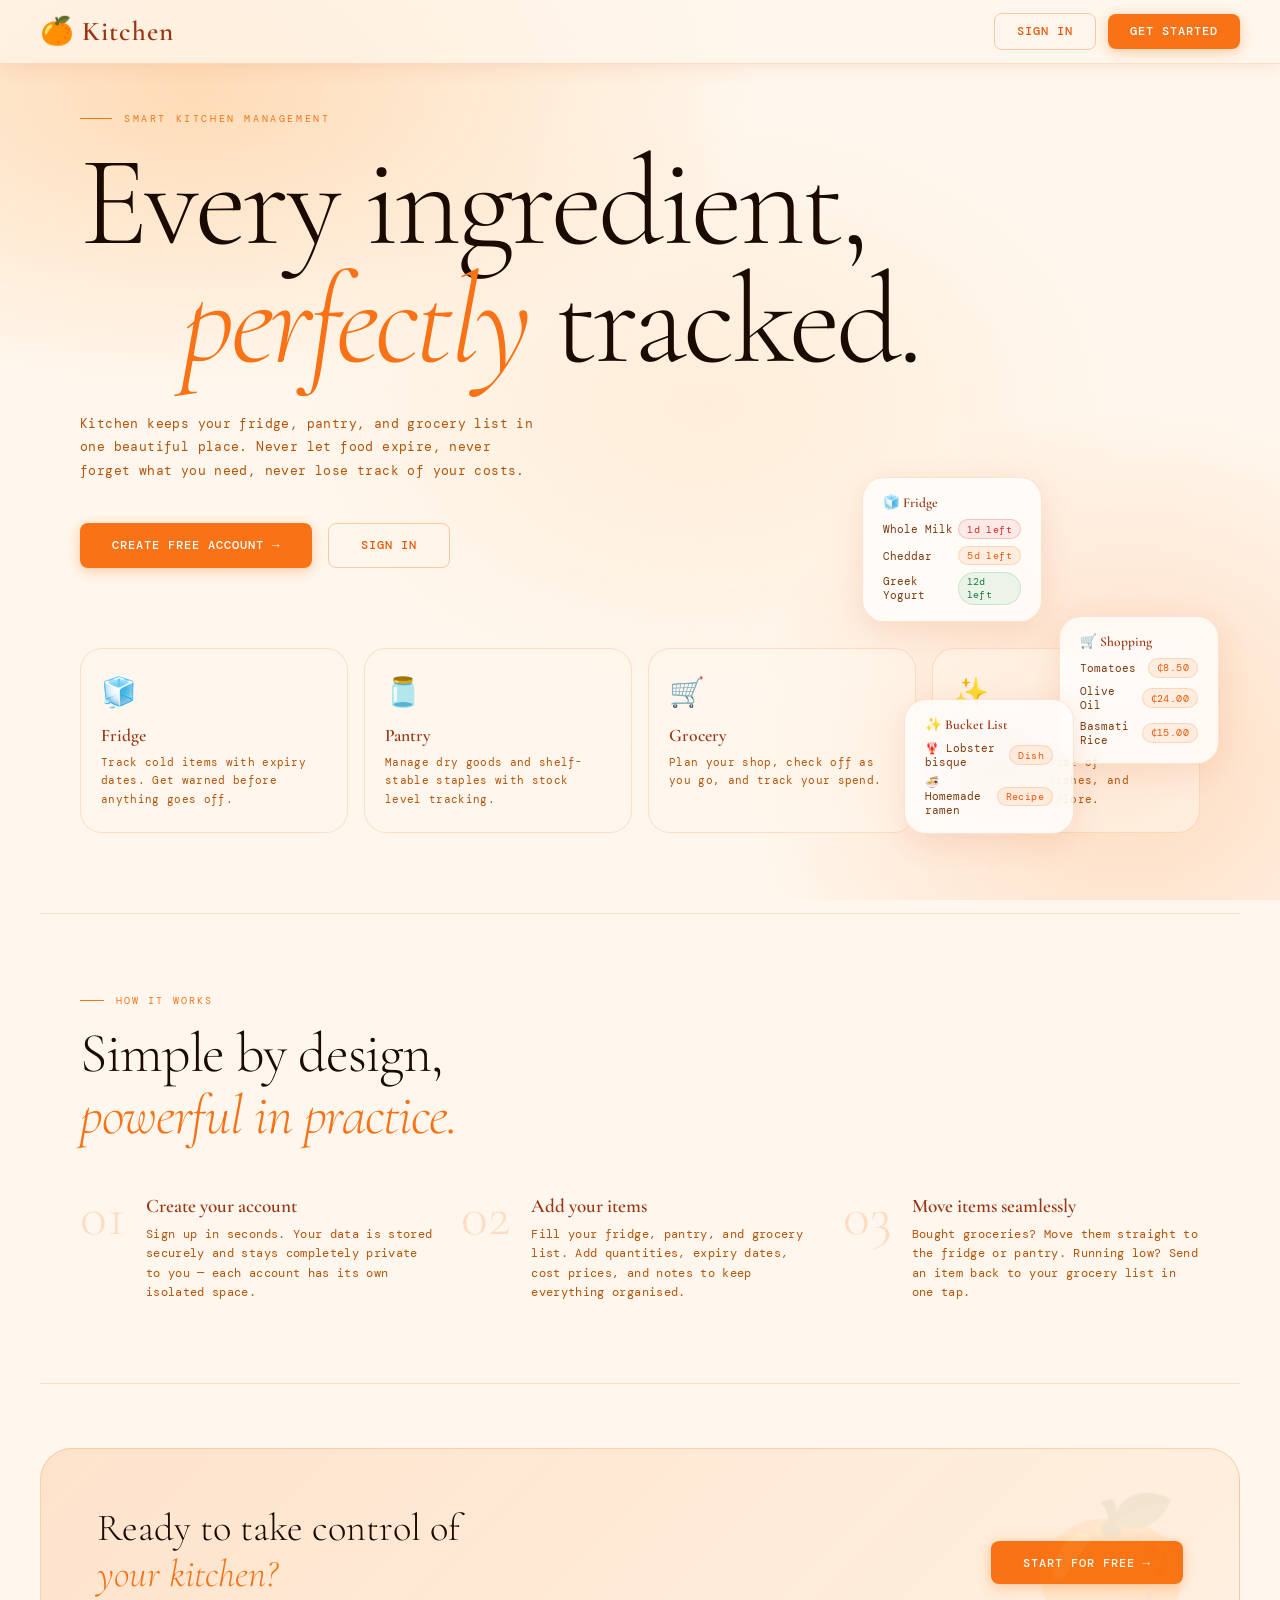
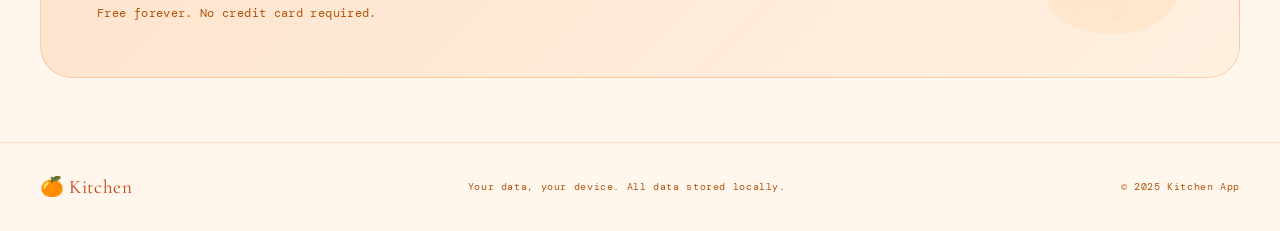
<file: index.html>
<!DOCTYPE html>
<html lang="en">
<head>
  <meta charset="UTF-8">
  <meta name="viewport" content="width=device-width, initial-scale=1.0">
  <title>Kitchen — Your Smart Kitchen Companion</title>
  <link rel="preconnect" href="https://fonts.googleapis.com">
  <link href="https://fonts.googleapis.com/css2?family=Cormorant+Garamond:ital,wght@0,300;0,400;0,600;1,300;1,400&family=DM+Mono:wght@300;400;500&display=swap" rel="stylesheet">
  <style>
    :root {
      --orange-50:  #fff7ed;
      --orange-100: #ffedd5;
      --orange-200: #fed7aa;
      --orange-300: #fdba74;
      --orange-400: #fb923c;
      --orange-500: #f97316;
      --orange-600: #ea580c;
      --orange-700: #c2410c;
      --orange-800: #9a3412;
      --orange-900: #1a0a00;
      --accent:      #f97316;
      --accent-dark: #ea580c;
      --text-primary:   #1a0a00;
      --text-secondary: #7c3a10;
      --text-muted:     #b45309;
      --glass-bg:     rgba(255,247,237,0.5);
      --glass-border: rgba(249,115,22,0.18);
      --glass-shadow: rgba(194,65,12,0.12);
      --blur: blur(18px);
      --transition: 0.22s cubic-bezier(0.4,0,0.2,1);
      --radius-sm: 8px;
      --radius-md: 14px;
      --radius-lg: 22px;
      --radius-xl: 32px;
    }

    *, *::before, *::after { box-sizing: border-box; margin: 0; padding: 0; }

    html { scroll-behavior: smooth; }

    body {
      font-family: 'DM Mono', monospace;
      background: var(--orange-50);
      color: var(--text-primary);
      min-height: 100vh;
      overflow-x: hidden;
    }

    /* ── Ambient background ── */
    body::before {
      content: '';
      position: fixed; inset: 0;
      background:
        radial-gradient(ellipse 80% 60% at 15% 10%, rgba(253,186,116,0.45) 0%, transparent 55%),
        radial-gradient(ellipse 60% 80% at 88% 85%, rgba(249,115,22,0.2) 0%, transparent 50%),
        radial-gradient(ellipse 50% 50% at 55% 45%, rgba(254,215,170,0.3) 0%, transparent 65%);
      pointer-events: none; z-index: 0;
    }

    body::after {
      content: '';
      position: fixed; inset: 0;
      background-image: url("data:image/svg+xml,%3Csvg xmlns='http://www.w3.org/2000/svg' width='60' height='60'%3E%3Ccircle cx='30' cy='30' r='0.8' fill='rgba(249,115,22,0.07)'/%3E%3C/svg%3E");
      pointer-events: none; z-index: 0;
    }

    /* ── Nav ── */
    nav {
      position: fixed; top: 0; left: 0; right: 0; z-index: 100;
      height: 64px;
      display: flex; align-items: center; justify-content: space-between;
      padding: 0 2.5rem;
      background: rgba(255,247,237,0.7);
      backdrop-filter: var(--blur);
      border-bottom: 1px solid var(--glass-border);
      box-shadow: 0 2px 20px var(--glass-shadow);
    }

    .nav-brand {
      font-family: 'Cormorant Garamond', serif;
      font-size: 1.7rem; font-weight: 600;
      color: var(--orange-800);
      text-decoration: none;
      display: flex; align-items: center; gap: 0.5rem;
      letter-spacing: 0.04em;
    }

    .nav-actions { display: flex; gap: 0.75rem; align-items: center; }

    /* ── Buttons ── */
    .btn {
      display: inline-flex; align-items: center; justify-content: center; gap: 0.4rem;
      padding: 0.6rem 1.4rem;
      border-radius: var(--radius-sm);
      font-family: 'DM Mono', monospace;
      font-size: 0.72rem; font-weight: 500;
      letter-spacing: 0.08em; text-transform: uppercase;
      cursor: pointer; border: none;
      transition: var(--transition);
      text-decoration: none;
    }
    .btn-primary {
      background: var(--accent); color: white;
      box-shadow: 0 3px 14px rgba(249,115,22,0.35);
    }
    .btn-primary:hover {
      background: var(--accent-dark); transform: translateY(-1px);
      box-shadow: 0 6px 20px rgba(249,115,22,0.45);
    }
    .btn-outline {
      background: transparent; color: var(--accent-dark);
      border: 1px solid rgba(249,115,22,0.35);
    }
    .btn-outline:hover {
      background: rgba(249,115,22,0.08); border-color: var(--accent);
    }
    .btn-lg {
      padding: 0.85rem 2rem; font-size: 0.78rem;
    }

    /* ── Hero ── */
    .hero {
      position: relative; z-index: 1;
      min-height: 100vh;
      display: flex; flex-direction: column; justify-content: center;
      padding: 7rem 2.5rem 5rem;
      max-width: 1200px; margin: 0 auto;
    }

    .hero-eyebrow {
      font-size: 0.65rem; letter-spacing: 0.25em; text-transform: uppercase;
      color: var(--accent); margin-bottom: 1.2rem;
      animation: fadeUp 0.5s 0.1s ease both;
      display: flex; align-items: center; gap: 0.75rem;
    }
    .hero-eyebrow::before {
      content: '';
      display: block; width: 32px; height: 1px;
      background: var(--accent);
    }

    .hero-title {
      font-family: 'Cormorant Garamond', serif;
      font-size: clamp(3.5rem, 10vw, 8rem);
      font-weight: 300;
      line-height: 0.92;
      color: var(--orange-900);
      letter-spacing: -0.03em;
      margin-bottom: 2rem;
      animation: fadeUp 0.6s 0.2s ease both;
    }
    .hero-title em {
      font-style: italic;
      color: var(--accent);
    }
    .hero-title .line-indent {
      padding-left: clamp(2rem, 8vw, 7rem);
      display: block;
    }

    .hero-desc {
      font-size: 0.82rem; color: var(--text-muted);
      max-width: 460px; line-height: 1.8;
      letter-spacing: 0.03em; margin-bottom: 2.5rem;
      animation: fadeUp 0.6s 0.3s ease both;
    }

    .hero-cta {
      display: flex; gap: 1rem; flex-wrap: wrap;
      animation: fadeUp 0.6s 0.4s ease both;
      margin-bottom: 5rem;
    }

    /* ── Feature strip ── */
    .features-row {
      display: grid;
      grid-template-columns: repeat(4, 1fr);
      gap: 1rem;
      animation: fadeUp 0.6s 0.5s ease both;
    }

    .feature-card {
      background: var(--glass-bg);
      backdrop-filter: var(--blur);
      border: 1px solid var(--glass-border);
      border-radius: var(--radius-lg);
      padding: 1.5rem 1.25rem;
      transition: var(--transition);
      position: relative;
      overflow: hidden;
    }
    .feature-card::before {
      content: '';
      position: absolute; top: 0; left: 0; right: 0; height: 2px;
      background: linear-gradient(90deg, var(--accent), transparent);
      opacity: 0; transition: var(--transition);
    }
    .feature-card:hover {
      transform: translateY(-3px);
      background: rgba(255,255,255,0.75);
      box-shadow: 0 10px 40px var(--glass-shadow);
      border-color: rgba(249,115,22,0.3);
    }
    .feature-card:hover::before { opacity: 1; }
    .feature-icon {
      font-size: 1.8rem; margin-bottom: 0.9rem; display: block;
    }
    .feature-name {
      font-family: 'Cormorant Garamond', serif;
      font-size: 1.1rem; font-weight: 600;
      color: var(--orange-800); margin-bottom: 0.4rem;
    }
    .feature-desc {
      font-size: 0.68rem; color: var(--text-muted);
      line-height: 1.7; letter-spacing: 0.03em;
    }

    /* ── Section ── */
    .section {
      position: relative; z-index: 1;
      max-width: 1200px; margin: 0 auto;
      padding: 5rem 2.5rem;
    }

    .section-label {
      font-size: 0.65rem; letter-spacing: 0.2em; text-transform: uppercase;
      color: var(--accent); margin-bottom: 1rem;
      display: flex; align-items: center; gap: 0.75rem;
    }
    .section-label::before {
      content: ''; display: block; width: 24px; height: 1px; background: var(--accent);
    }

    .section-title {
      font-family: 'Cormorant Garamond', serif;
      font-size: clamp(2rem, 5vw, 3.5rem);
      font-weight: 300; color: var(--orange-900);
      letter-spacing: -0.02em; line-height: 1.1;
      margin-bottom: 1.5rem;
    }
    .section-title em { font-style: italic; color: var(--accent); }

    /* ── How it works ── */
    .steps-grid {
      display: grid; grid-template-columns: repeat(3, 1fr);
      gap: 1.5rem; margin-top: 3rem;
    }
    .step {
      display: flex; gap: 1.25rem; align-items: flex-start;
    }
    .step-num {
      font-family: 'Cormorant Garamond', serif;
      font-size: 3.5rem; font-weight: 300;
      color: rgba(249,115,22,0.2); line-height: 1;
      flex-shrink: 0; margin-top: -0.4rem;
    }
    .step-body {}
    .step-title {
      font-family: 'Cormorant Garamond', serif;
      font-size: 1.2rem; font-weight: 600;
      color: var(--orange-800); margin-bottom: 0.4rem;
    }
    .step-desc {
      font-size: 0.72rem; color: var(--text-muted);
      line-height: 1.7; letter-spacing: 0.03em;
    }

    /* ── CTA Banner ── */
    .cta-banner {
      position: relative; z-index: 1;
      margin: 0 2.5rem 5rem;
      max-width: 1200px; margin-left: auto; margin-right: auto;
      background: linear-gradient(135deg, rgba(249,115,22,0.15) 0%, rgba(253,186,116,0.1) 100%);
      border: 1px solid rgba(249,115,22,0.25);
      border-radius: var(--radius-xl);
      padding: 3.5rem;
      display: flex; align-items: center; justify-content: space-between;
      gap: 2rem; flex-wrap: wrap;
      overflow: hidden;
    }
    .cta-banner::before {
      content: '🍊';
      position: absolute; right: 3rem; top: 50%;
      transform: translateY(-50%);
      font-size: 8rem; opacity: 0.08; pointer-events: none;
    }
    .cta-text h2 {
      font-family: 'Cormorant Garamond', serif;
      font-size: clamp(1.6rem, 3vw, 2.5rem);
      font-weight: 300; color: var(--orange-900);
      margin-bottom: 0.5rem;
    }
    .cta-text h2 em { font-style: italic; color: var(--accent); }
    .cta-text p {
      font-size: 0.75rem; color: var(--text-muted);
      letter-spacing: 0.03em;
    }

    /* ── Footer ── */
    footer {
      position: relative; z-index: 1;
      border-top: 1px solid var(--glass-border);
      padding: 2rem 2.5rem;
      display: flex; align-items: center; justify-content: space-between;
      flex-wrap: wrap; gap: 1rem;
      font-size: 0.65rem; color: var(--text-muted);
      letter-spacing: 0.06em;
    }
    .footer-brand {
      font-family: 'Cormorant Garamond', serif;
      font-size: 1.2rem; color: var(--orange-700);
    }

    /* ── Decorative floating items ── */
    .float-items {
      position: absolute; right: 0; top: 50%;
      transform: translateY(-50%);
      width: 420px; height: 420px;
      pointer-events: none;
      animation: fadeUp 0.8s 0.6s ease both;
    }

    .float-card {
      position: absolute;
      background: rgba(255,255,255,0.75);
      backdrop-filter: var(--blur);
      border: 1px solid var(--glass-border);
      border-radius: var(--radius-lg);
      padding: 1rem 1.25rem;
      box-shadow: 0 8px 32px var(--glass-shadow);
      font-size: 0.72rem;
    }
    .float-card-1 {
      top: 5%; left: 10%; width: 180px;
      animation: float1 6s ease-in-out infinite;
    }
    .float-card-2 {
      top: 38%; right: 5%; width: 160px;
      animation: float2 7s ease-in-out infinite;
    }
    .float-card-3 {
      bottom: 10%; left: 20%; width: 170px;
      animation: float3 5.5s ease-in-out infinite;
    }
    .float-card-title {
      font-family: 'Cormorant Garamond', serif;
      font-size: 0.85rem; font-weight: 600;
      color: var(--orange-800); margin-bottom: 0.5rem;
    }
    .float-tag {
      display: inline-flex; align-items: center;
      padding: 0.15rem 0.5rem;
      background: rgba(249,115,22,0.1);
      border: 1px solid rgba(249,115,22,0.2);
      border-radius: 100px;
      font-size: 0.6rem; color: var(--accent-dark);
      letter-spacing: 0.04em;
    }
    .float-tag.green {
      background: rgba(22,163,74,0.08);
      border-color: rgba(22,163,74,0.18);
      color: #15803d;
    }
    .float-tag.red {
      background: rgba(220,38,38,0.08);
      border-color: rgba(220,38,38,0.2);
      color: #dc2626;
    }
    .float-items-inner {
      font-size: 0.7rem; color: var(--text-secondary);
      display: flex; flex-direction: column; gap: 0.4rem;
      margin-top: 0.5rem;
    }
    .float-item-row {
      display: flex; justify-content: space-between; align-items: center;
    }

    @keyframes float1 {
      0%, 100% { transform: translateY(0px) rotate(-1deg); }
      50%       { transform: translateY(-12px) rotate(1deg); }
    }
    @keyframes float2 {
      0%, 100% { transform: translateY(0px) rotate(1deg); }
      50%       { transform: translateY(-16px) rotate(-1deg); }
    }
    @keyframes float3 {
      0%, 100% { transform: translateY(0px) rotate(0.5deg); }
      50%       { transform: translateY(-10px) rotate(-0.5deg); }
    }
    @keyframes fadeUp {
      from { opacity: 0; transform: translateY(16px); }
      to   { opacity: 1; transform: translateY(0); }
    }

    /* divider */
    .divider {
      position: relative; z-index: 1;
      height: 1px; background: var(--glass-border);
      max-width: 1200px; margin: 0 auto;
    }

    @media (max-width: 900px) {
      .features-row { grid-template-columns: repeat(2, 1fr); }
      .steps-grid { grid-template-columns: 1fr; gap: 2rem; }
      .float-items { display: none; }
      .hero { padding-top: 6rem; }
    }
    @media (max-width: 600px) {
      .features-row { grid-template-columns: 1fr 1fr; }
      nav { padding: 0 1.2rem; }
      .hero { padding: 5rem 1.2rem 3rem; }
      .section { padding: 3rem 1.2rem; }
      .cta-banner { padding: 2rem 1.5rem; margin: 0 1.2rem 3rem; }
    }
  </style>
</head>
<body>

<nav>
  <a href="index.html" class="nav-brand">🍊 Kitchen</a>
  <div class="nav-actions">
    <a href="auth.html?mode=login" class="btn btn-outline">Sign In</a>
    <a href="auth.html?mode=signup" class="btn btn-primary">Get Started</a>
  </div>
</nav>

<section class="hero">
  <p class="hero-eyebrow">Smart kitchen management</p>
  <h1 class="hero-title">
    Every ingredient,<br>
    <span class="line-indent"><em>perfectly</em> tracked.</span>
  </h1>
  <p class="hero-desc">
    Kitchen keeps your fridge, pantry, and grocery list in one beautiful place.
    Never let food expire, never forget what you need, never lose track of your costs.
  </p>
  <div class="hero-cta">
    <a href="auth.html?mode=signup" class="btn btn-primary btn-lg">Create free account →</a>
    <a href="auth.html?mode=login" class="btn btn-outline btn-lg">Sign in</a>
  </div>

  <div class="features-row">
    <a href="auth.html?mode=signup" class="feature-card" style="text-decoration:none;">
      <span class="feature-icon">🧊</span>
      <div class="feature-name">Fridge</div>
      <div class="feature-desc">Track cold items with expiry dates. Get warned before anything goes off.</div>
    </a>
    <a href="auth.html?mode=signup" class="feature-card" style="text-decoration:none;">
      <span class="feature-icon">🫙</span>
      <div class="feature-name">Pantry</div>
      <div class="feature-desc">Manage dry goods and shelf-stable staples with stock level tracking.</div>
    </a>
    <a href="auth.html?mode=signup" class="feature-card" style="text-decoration:none;">
      <span class="feature-icon">🛒</span>
      <div class="feature-name">Grocery</div>
      <div class="feature-desc">Plan your shop, check off as you go, and track your spend.</div>
    </a>
    <a href="auth.html?mode=signup" class="feature-card" style="text-decoration:none;">
      <span class="feature-icon">✨</span>
      <div class="feature-name">Bucket List</div>
      <div class="feature-desc">Keep a dream list of ingredients, dishes, and cuisines to explore.</div>
    </a>
  </div>

  <!-- Floating preview cards -->
  <div class="float-items">
    <div class="float-card float-card-1">
      <div class="float-card-title">🧊 Fridge</div>
      <div class="float-items-inner">
        <div class="float-item-row">
          <span>Whole Milk</span>
          <span class="float-tag red">1d left</span>
        </div>
        <div class="float-item-row">
          <span>Cheddar</span>
          <span class="float-tag">5d left</span>
        </div>
        <div class="float-item-row">
          <span>Greek Yogurt</span>
          <span class="float-tag green">12d left</span>
        </div>
      </div>
    </div>
    <div class="float-card float-card-2">
      <div class="float-card-title">🛒 Shopping</div>
      <div class="float-items-inner">
        <div class="float-item-row">
          <span>Tomatoes</span>
          <span class="float-tag">₵8.50</span>
        </div>
        <div class="float-item-row">
          <span>Olive Oil</span>
          <span class="float-tag">₵24.00</span>
        </div>
        <div class="float-item-row">
          <span>Basmati Rice</span>
          <span class="float-tag">₵15.00</span>
        </div>
      </div>
    </div>
    <div class="float-card float-card-3">
      <div class="float-card-title">✨ Bucket List</div>
      <div class="float-items-inner">
        <div class="float-item-row">
          <span>🦞 Lobster bisque</span>
          <span class="float-tag">Dish</span>
        </div>
        <div class="float-item-row">
          <span>🍜 Homemade ramen</span>
          <span class="float-tag">Recipe</span>
        </div>
      </div>
    </div>
  </div>
</section>

<div class="divider"></div>

<section class="section">
  <p class="section-label">How it works</p>
  <h2 class="section-title">Simple by design,<br><em>powerful in practice.</em></h2>

  <div class="steps-grid">
    <div class="step">
      <div class="step-num">01</div>
      <div class="step-body">
        <div class="step-title">Create your account</div>
        <div class="step-desc">Sign up in seconds. Your data is stored securely and stays completely private to you — each account has its own isolated space.</div>
      </div>
    </div>
    <div class="step">
      <div class="step-num">02</div>
      <div class="step-body">
        <div class="step-title">Add your items</div>
        <div class="step-desc">Fill your fridge, pantry, and grocery list. Add quantities, expiry dates, cost prices, and notes to keep everything organised.</div>
      </div>
    </div>
    <div class="step">
      <div class="step-num">03</div>
      <div class="step-body">
        <div class="step-title">Move items seamlessly</div>
        <div class="step-desc">Bought groceries? Move them straight to the fridge or pantry. Running low? Send an item back to your grocery list in one tap.</div>
      </div>
    </div>
  </div>
</section>

<div class="divider"></div>

<div class="cta-banner" style="position:relative;z-index:1;margin:4rem auto;padding:3.5rem;max-width:1200px;margin-left:2.5rem;margin-right:2.5rem;">
  <div class="cta-text">
    <h2>Ready to take control of<br><em>your kitchen?</em></h2>
    <p>Free forever. No credit card required.</p>
  </div>
  <a href="auth.html?mode=signup" class="btn btn-primary btn-lg" style="white-space:nowrap;">
    Start for free →
  </a>
</div>

<footer>
  <span class="footer-brand">🍊 Kitchen</span>
  <span>Your data, your device. All data stored locally.</span>
  <span>© 2025 Kitchen App</span>
</footer>

</body>
</html>
</file>
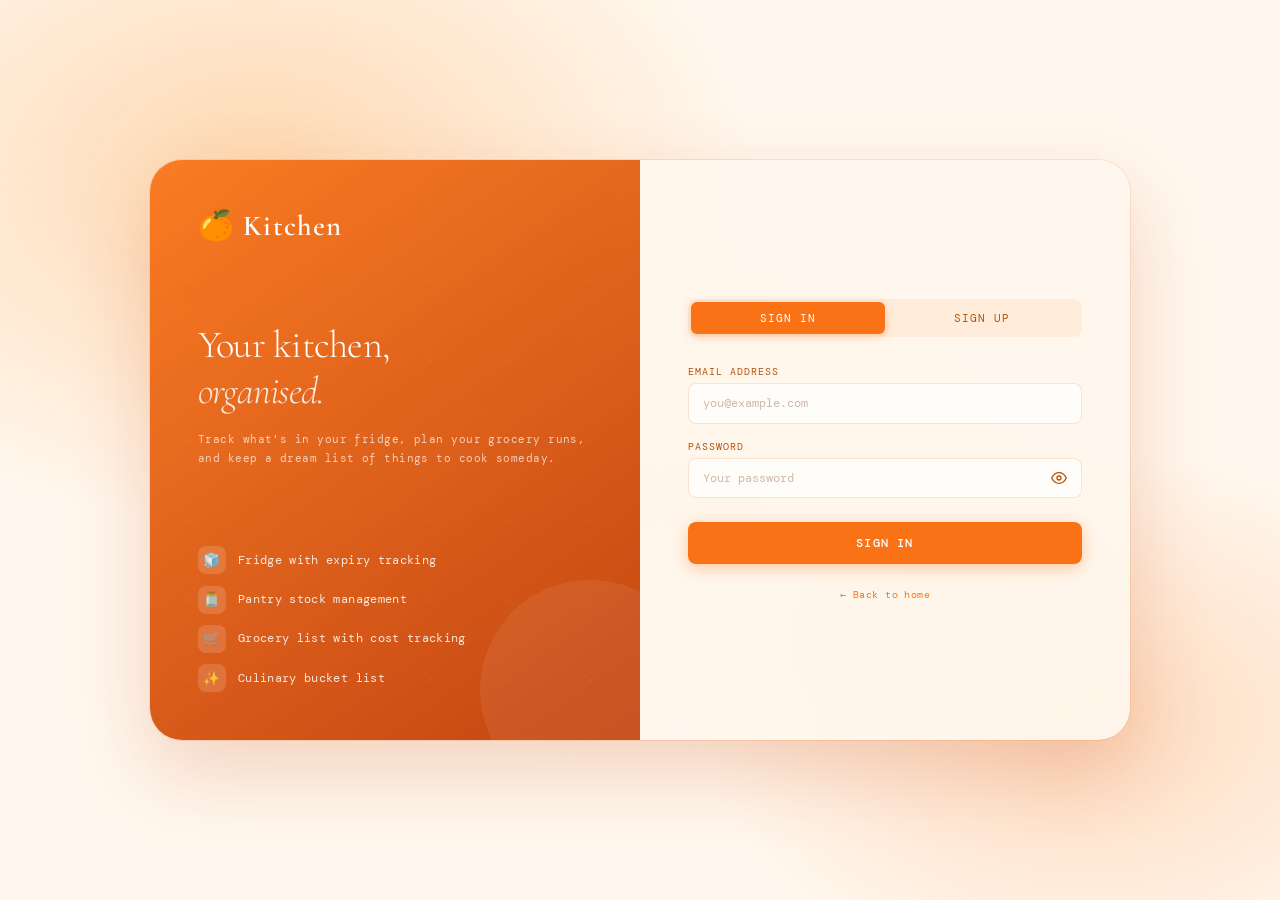
<file: auth.html>
<!DOCTYPE html>
<html lang="en">
<head>
  <meta charset="UTF-8">
  <meta name="viewport" content="width=device-width, initial-scale=1.0">
  <title>Sign In — Kitchen</title>
  <link rel="preconnect" href="https://fonts.googleapis.com">
  <link href="https://fonts.googleapis.com/css2?family=Cormorant+Garamond:ital,wght@0,300;0,400;0,600;1,300;1,400&family=DM+Mono:wght@300;400;500&display=swap" rel="stylesheet">
  <style>
    :root {
      --orange-50:  #fff7ed;
      --orange-100: #ffedd5;
      --orange-200: #fed7aa;
      --orange-300: #fdba74;
      --orange-400: #fb923c;
      --orange-500: #f97316;
      --orange-600: #ea580c;
      --orange-700: #c2410c;
      --orange-800: #9a3412;
      --orange-900: #1a0a00;
      --accent:       #f97316;
      --accent-dark:  #ea580c;
      --text-primary:   #1a0a00;
      --text-secondary: #7c3a10;
      --text-muted:     #b45309;
      --glass-bg:     rgba(255,247,237,0.55);
      --glass-border: rgba(249,115,22,0.2);
      --glass-shadow: rgba(194,65,12,0.15);
      --danger: #dc2626;
      --success: #16a34a;
      --blur: blur(20px);
      --transition: 0.22s cubic-bezier(0.4,0,0.2,1);
      --radius-sm: 8px;
      --radius-md: 14px;
      --radius-lg: 22px;
      --radius-xl: 32px;
    }

    *, *::before, *::after { box-sizing: border-box; margin: 0; padding: 0; }
    html { scroll-behavior: smooth; }

    body {
      font-family: 'DM Mono', monospace;
      background: var(--orange-50);
      color: var(--text-primary);
      min-height: 100vh;
      display: flex;
      align-items: center;
      justify-content: center;
      overflow: hidden;
    }

    /* Ambient */
    body::before {
      content: ''; position: fixed; inset: 0;
      background:
        radial-gradient(ellipse 70% 70% at 20% 20%, rgba(253,186,116,0.5) 0%, transparent 55%),
        radial-gradient(ellipse 60% 60% at 85% 80%, rgba(249,115,22,0.22) 0%, transparent 50%),
        radial-gradient(ellipse 50% 50% at 55% 55%, rgba(254,215,170,0.3) 0%, transparent 65%);
      pointer-events: none; z-index: 0;
    }
    body::after {
      content: ''; position: fixed; inset: 0;
      background-image: url("data:image/svg+xml,%3Csvg xmlns='http://www.w3.org/2000/svg' width='60' height='60'%3E%3Ccircle cx='30' cy='30' r='0.8' fill='rgba(249,115,22,0.07)'/%3E%3C/svg%3E");
      pointer-events: none; z-index: 0;
    }

    /* ── Split layout ── */
    .auth-wrap {
      position: relative; z-index: 1;
      width: 100%; max-width: 980px;
      min-height: 580px;
      margin: 2rem;
      display: grid;
      grid-template-columns: 1fr 1fr;
      border-radius: var(--radius-xl);
      overflow: hidden;
      box-shadow: 0 32px 80px rgba(194,65,12,0.2), 0 0 0 1px rgba(249,115,22,0.15);
    }

    /* ── Left decorative panel ── */
    .auth-deco {
      background: linear-gradient(145deg, rgba(249,115,22,0.92) 0%, rgba(194,65,12,0.98) 100%);
      padding: 3rem;
      display: flex; flex-direction: column; justify-content: space-between;
      position: relative; overflow: hidden;
    }
    .auth-deco::before {
      content: '';
      position: absolute; inset: 0;
      background-image: url("data:image/svg+xml,%3Csvg xmlns='http://www.w3.org/2000/svg' width='80' height='80'%3E%3Ccircle cx='40' cy='40' r='1' fill='rgba(255,255,255,0.12)'/%3E%3C/svg%3E");
    }
    .auth-deco::after {
      content: '';
      position: absolute;
      bottom: -60px; right: -60px;
      width: 220px; height: 220px;
      background: rgba(255,255,255,0.07);
      border-radius: 50%;
    }
    .deco-logo {
      font-family: 'Cormorant Garamond', serif;
      font-size: 1.8rem; font-weight: 600;
      color: white; letter-spacing: 0.04em;
      text-decoration: none;
      position: relative; z-index: 1;
    }
    .deco-title {
      font-family: 'Cormorant Garamond', serif;
      font-size: 2.4rem; font-weight: 300;
      color: white; line-height: 1.2;
      letter-spacing: -0.02em;
      position: relative; z-index: 1;
    }
    .deco-title em { font-style: italic; opacity: 0.85; }
    .deco-tagline {
      font-size: 0.7rem; color: rgba(255,255,255,0.7);
      line-height: 1.7; letter-spacing: 0.04em;
      position: relative; z-index: 1;
    }
    .deco-features {
      display: flex; flex-direction: column; gap: 0.7rem;
      position: relative; z-index: 1;
    }
    .deco-feature {
      display: flex; align-items: center; gap: 0.75rem;
      font-size: 0.72rem; color: rgba(255,255,255,0.85);
      letter-spacing: 0.03em;
    }
    .deco-feature-icon {
      width: 28px; height: 28px;
      background: rgba(255,255,255,0.15);
      border-radius: 8px;
      display: flex; align-items: center; justify-content: center;
      font-size: 0.85rem; flex-shrink: 0;
    }

    /* ── Right form panel ── */
    .auth-form-panel {
      background: rgba(255,247,237,0.92);
      backdrop-filter: var(--blur);
      padding: 3rem;
      display: flex; flex-direction: column; justify-content: center;
    }

    .form-header { margin-bottom: 2rem; }
    .form-header h1 {
      font-family: 'Cormorant Garamond', serif;
      font-size: 2rem; font-weight: 600;
      color: var(--orange-900); margin-bottom: 0.4rem;
    }
    .form-header p {
      font-size: 0.72rem; color: var(--text-muted);
      letter-spacing: 0.03em; line-height: 1.6;
    }
    .form-header .toggle-link {
      color: var(--accent); cursor: pointer;
      text-decoration: underline; text-underline-offset: 2px;
    }
    .form-header .toggle-link:hover { color: var(--accent-dark); }

    /* Tab switcher */
    .mode-tabs {
      display: flex; gap: 0;
      background: rgba(249,115,22,0.08);
      border-radius: var(--radius-sm);
      padding: 3px;
      margin-bottom: 1.75rem;
    }
    .mode-tab {
      flex: 1; padding: 0.55rem;
      text-align: center;
      font-family: 'DM Mono', monospace;
      font-size: 0.68rem; letter-spacing: 0.08em; text-transform: uppercase;
      cursor: pointer; border: none; background: none;
      color: var(--text-muted);
      border-radius: calc(var(--radius-sm) - 2px);
      transition: var(--transition);
    }
    .mode-tab.active {
      background: var(--accent); color: white;
      box-shadow: 0 2px 10px rgba(249,115,22,0.35);
    }

    /* Form fields */
    .field-group {
      display: flex; flex-direction: column; gap: 0.35rem;
      margin-bottom: 1rem;
    }
    .field-group label {
      font-size: 0.63rem; letter-spacing: 0.1em; text-transform: uppercase;
      color: var(--text-muted);
    }
    .field-wrap {
      position: relative;
    }
    .field-wrap input {
      width: 100%;
      padding: 0.7rem 2.8rem 0.7rem 0.9rem;
      background: rgba(255,255,255,0.7);
      border: 1px solid rgba(249,115,22,0.2);
      border-radius: var(--radius-sm);
      font-family: 'DM Mono', monospace;
      font-size: 0.78rem; color: var(--text-primary);
      outline: none;
      transition: var(--transition);
    }
    .field-wrap input:focus {
      border-color: var(--accent);
      background: rgba(255,255,255,0.95);
      box-shadow: 0 0 0 3px rgba(249,115,22,0.12);
    }
    .field-wrap input::placeholder { color: rgba(124,58,16,0.35); }
    .field-wrap input.error { border-color: var(--danger); box-shadow: 0 0 0 3px rgba(220,38,38,0.1); }

    /* Eye toggle button */
    .eye-btn {
      position: absolute; right: 0.7rem; top: 50%;
      transform: translateY(-50%);
      background: none; border: none; cursor: pointer;
      color: var(--text-muted); padding: 0.2rem;
      transition: var(--transition);
      display: flex; align-items: center; justify-content: center;
      width: 24px; height: 24px; border-radius: 4px;
    }
    .eye-btn:hover { color: var(--accent); background: rgba(249,115,22,0.08); }
    .eye-btn svg { width: 16px; height: 16px; }

    /* Strength bar */
    .strength-bar {
      height: 3px; border-radius: 2px;
      background: rgba(249,115,22,0.1);
      margin-top: 0.5rem; overflow: hidden;
      display: none;
    }
    .strength-bar.show { display: block; }
    .strength-fill {
      height: 100%; border-radius: 2px;
      transition: width 0.3s ease, background 0.3s ease;
      width: 0%;
    }
    .strength-label {
      font-size: 0.6rem; letter-spacing: 0.06em;
      margin-top: 0.3rem; display: none;
    }
    .strength-label.show { display: block; }

    /* Error messages */
    .field-error {
      font-size: 0.63rem; color: var(--danger);
      letter-spacing: 0.03em; margin-top: 0.25rem;
      display: none;
    }
    .field-error.show { display: block; }

    /* Alert banner */
    .auth-alert {
      padding: 0.75rem 1rem;
      border-radius: var(--radius-sm);
      font-size: 0.7rem; letter-spacing: 0.03em;
      margin-bottom: 1rem; display: none;
      line-height: 1.5;
    }
    .auth-alert.show { display: flex; align-items: flex-start; gap: 0.5rem; }
    .auth-alert.error {
      background: rgba(220,38,38,0.08);
      border: 1px solid rgba(220,38,38,0.2);
      color: var(--danger);
    }
    .auth-alert.success {
      background: rgba(22,163,74,0.08);
      border: 1px solid rgba(22,163,74,0.2);
      color: var(--success);
    }

    /* Submit button */
    .btn-submit {
      width: 100%; padding: 0.8rem;
      background: var(--accent); color: white;
      border: none; border-radius: var(--radius-sm);
      font-family: 'DM Mono', monospace;
      font-size: 0.75rem; font-weight: 500;
      letter-spacing: 0.1em; text-transform: uppercase;
      cursor: pointer;
      box-shadow: 0 4px 16px rgba(249,115,22,0.35);
      transition: var(--transition);
      margin-top: 0.5rem;
      position: relative;
      overflow: hidden;
    }
    .btn-submit:hover {
      background: var(--accent-dark);
      transform: translateY(-1px);
      box-shadow: 0 6px 22px rgba(249,115,22,0.45);
    }
    .btn-submit:active { transform: translateY(0); }
    .btn-submit:disabled { opacity: 0.6; cursor: not-allowed; transform: none; }

    /* Spinner inside button */
    .btn-submit .spinner {
      display: none; width: 14px; height: 14px;
      border: 2px solid rgba(255,255,255,0.3);
      border-top-color: white;
      border-radius: 50%;
      animation: spin 0.6s linear infinite;
      margin: 0 auto;
    }
    .btn-submit.loading .btn-text { display: none; }
    .btn-submit.loading .spinner { display: block; }

    @keyframes spin { to { transform: rotate(360deg); } }

    /* Back to landing */
    .back-link {
      text-align: center; margin-top: 1.5rem;
      font-size: 0.65rem; color: var(--text-muted);
      letter-spacing: 0.04em;
    }
    .back-link a { color: var(--accent); text-decoration: none; }
    .back-link a:hover { text-decoration: underline; }

    /* Section visibility */
    .signup-only, .login-only { transition: var(--transition); }

    /* Animations */
    .auth-wrap { animation: scaleIn 0.4s ease both; }
    @keyframes scaleIn {
      from { opacity: 0; transform: scale(0.97) translateY(10px); }
      to   { opacity: 1; transform: scale(1) translateY(0); }
    }

    /* Mobile */
    @media (max-width: 650px) {
      .auth-wrap { grid-template-columns: 1fr; margin: 1rem; min-height: auto; }
      .auth-deco { padding: 2rem; min-height: 180px; }
      .deco-title { font-size: 1.8rem; }
      .deco-tagline, .deco-features { display: none; }
      .auth-form-panel { padding: 2rem; }
    }
  </style>
</head>
<body>

<div class="auth-wrap">

  <!-- Left decorative panel -->
  <div class="auth-deco">
    <a href="index.html" class="deco-logo">🍊 Kitchen</a>
    <div>
      <div class="deco-title">Your kitchen,<br><em>organised.</em></div>
      <p class="deco-tagline" style="margin-top:1rem;">
        Track what's in your fridge, plan your grocery runs,
        and keep a dream list of things to cook someday.
      </p>
    </div>
    <div class="deco-features">
      <div class="deco-feature">
        <div class="deco-feature-icon">🧊</div>
        Fridge with expiry tracking
      </div>
      <div class="deco-feature">
        <div class="deco-feature-icon">🫙</div>
        Pantry stock management
      </div>
      <div class="deco-feature">
        <div class="deco-feature-icon">🛒</div>
        Grocery list with cost tracking
      </div>
      <div class="deco-feature">
        <div class="deco-feature-icon">✨</div>
        Culinary bucket list
      </div>
    </div>
  </div>

  <!-- Right form panel -->
  <div class="auth-form-panel">

    <!-- Tab switcher -->
    <div class="mode-tabs">
      <button class="mode-tab" id="tabLogin" onclick="setMode('login')">Sign In</button>
      <button class="mode-tab" id="tabSignup" onclick="setMode('signup')">Sign Up</button>
    </div>

    <!-- Alert -->
    <div class="auth-alert" id="authAlert">
      <span id="authAlertMsg"></span>
    </div>

    <form id="authForm" autocomplete="off" onsubmit="handleSubmit(event)">

      <!-- Name — signup only -->
      <div class="field-group signup-only" id="nameField">
        <label for="fName">Full Name</label>
        <div class="field-wrap">
          <input type="text" id="fName" placeholder="e.g. Kofi Mensah" autocomplete="name">
        </div>
        <span class="field-error" id="nameErr">Please enter your name.</span>
      </div>

      <!-- Email -->
      <div class="field-group">
        <label for="fEmail">Email Address</label>
        <div class="field-wrap">
          <input type="email" id="fEmail" placeholder="you@example.com" autocomplete="email" required>
        </div>
        <span class="field-error" id="emailErr">Please enter a valid email address.</span>
      </div>

      <!-- Password -->
      <div class="field-group">
        <label for="fPassword">Password</label>
        <div class="field-wrap">
          <input type="password" id="fPassword" placeholder="Your password" autocomplete="current-password" required>
          <button type="button" class="eye-btn" id="eyeBtn1" onclick="toggleEye('fPassword', 'eyeBtn1')" title="Show / hide password">
            <svg id="eyeIcon1" viewBox="0 0 24 24" fill="none" stroke="currentColor" stroke-width="2" stroke-linecap="round" stroke-linejoin="round">
              <path d="M1 12s4-8 11-8 11 8 11 8-4 8-11 8-11-8-11-8z"/>
              <circle cx="12" cy="12" r="3"/>
            </svg>
          </button>
        </div>
        <!-- Password strength — signup only -->
        <div class="strength-bar signup-only" id="strengthBar">
          <div class="strength-fill" id="strengthFill"></div>
        </div>
        <div class="strength-label signup-only" id="strengthLabel"></div>
        <span class="field-error" id="passErr">Password must be at least 6 characters.</span>
      </div>

      <!-- Confirm password — signup only -->
      <div class="field-group signup-only" id="confirmField">
        <label for="fConfirm">Confirm Password</label>
        <div class="field-wrap">
          <input type="password" id="fConfirm" placeholder="Repeat your password" autocomplete="new-password">
          <button type="button" class="eye-btn" id="eyeBtn2" onclick="toggleEye('fConfirm', 'eyeBtn2')" title="Show / hide password">
            <svg id="eyeIcon2" viewBox="0 0 24 24" fill="none" stroke="currentColor" stroke-width="2" stroke-linecap="round" stroke-linejoin="round">
              <path d="M1 12s4-8 11-8 11 8 11 8-4 8-11 8-11-8-11-8z"/>
              <circle cx="12" cy="12" r="3"/>
            </svg>
          </button>
        </div>
        <span class="field-error" id="confirmErr">Passwords do not match.</span>
      </div>

      <button type="submit" class="btn-submit" id="submitBtn">
        <span class="btn-text" id="btnText">Sign In</span>
        <div class="spinner"></div>
      </button>
    </form>

    <div class="back-link">
      <a href="index.html">← Back to home</a>
    </div>
  </div>
</div>

<script>
// ── SVG icons ─────────────────────────────────────────────────
const EYE_OPEN = `<path d="M1 12s4-8 11-8 11 8 11 8-4 8-11 8-11-8-11-8z"/><circle cx="12" cy="12" r="3"/>`;
const EYE_CLOSED = `<line x1="1" y1="1" x2="23" y2="23"/><path d="M10.58 10.58A3 3 0 0 0 14.12 14.12M6.35 6.35A7.965 7.965 0 0 0 1 12s4 8 11 8a7.93 7.93 0 0 0 5.65-2.35M9.9 4.24A9.12 9.12 0 0 1 12 4c7 0 11 8 11 8a18.5 18.5 0 0 1-2.16 3.19"/>`;

// ── Mode (login / signup) ─────────────────────────────────────
let currentMode = 'login';

function setMode(mode) {
  currentMode = mode;
  document.getElementById('tabLogin').classList.toggle('active', mode === 'login');
  document.getElementById('tabSignup').classList.toggle('active', mode === 'signup');

  const signupEls = document.querySelectorAll('.signup-only');
  signupEls.forEach(el => {
    el.style.display = mode === 'signup' ? '' : 'none';
  });

  document.getElementById('btnText').textContent = mode === 'login' ? 'Sign In' : 'Create Account';
  document.getElementById('fPassword').setAttribute('autocomplete', mode === 'login' ? 'current-password' : 'new-password');

  // Clear errors & alert
  clearErrors();
  hideAlert();
}

// ── Password visibility toggle ────────────────────────────────
function toggleEye(inputId, btnId) {
  const input = document.getElementById(inputId);
  const icon  = document.getElementById(btnId.replace('eyeBtn', 'eyeIcon'));
  const isText = input.type === 'text';
  input.type = isText ? 'password' : 'text';
  icon.innerHTML = isText ? EYE_OPEN : EYE_CLOSED;
}

// ── Password strength ─────────────────────────────────────────
document.getElementById('fPassword').addEventListener('input', function() {
  if (currentMode !== 'signup') return;
  const val = this.value;
  const bar   = document.getElementById('strengthBar');
  const fill  = document.getElementById('strengthFill');
  const label = document.getElementById('strengthLabel');

  if (!val) {
    bar.classList.remove('show');
    label.classList.remove('show');
    return;
  }
  bar.classList.add('show');
  label.classList.add('show');

  let score = 0;
  if (val.length >= 6)  score++;
  if (val.length >= 10) score++;
  if (/[A-Z]/.test(val)) score++;
  if (/[0-9]/.test(val)) score++;
  if (/[^A-Za-z0-9]/.test(val)) score++;

  const levels = [
    { pct: '20%', color: '#dc2626', text: 'Very weak' },
    { pct: '40%', color: '#f97316', text: 'Weak' },
    { pct: '60%', color: '#eab308', text: 'Fair' },
    { pct: '80%', color: '#22c55e', text: 'Strong' },
    { pct: '100%', color: '#16a34a', text: 'Very strong' },
  ];
  const lvl = levels[Math.min(score, 4)];
  fill.style.width = lvl.pct;
  fill.style.background = lvl.color;
  label.textContent = lvl.text;
  label.style.color = lvl.color;
});

// ── Alert helpers ─────────────────────────────────────────────
function showAlert(msg, type = 'error') {
  const el = document.getElementById('authAlert');
  el.className = `auth-alert show ${type}`;
  document.getElementById('authAlertMsg').textContent = msg;
}
function hideAlert() {
  document.getElementById('authAlert').classList.remove('show');
}

// ── Field error helpers ───────────────────────────────────────
function showErr(id, msg) {
  const el = document.getElementById(id);
  el.textContent = msg;
  el.classList.add('show');
}
function hideErr(id) {
  document.getElementById(id).classList.remove('show');
}
function clearErrors() {
  ['nameErr','emailErr','passErr','confirmErr'].forEach(hideErr);
  ['fName','fEmail','fPassword','fConfirm'].forEach(id => {
    const el = document.getElementById(id);
    if (el) el.classList.remove('error');
  });
}

// ── Storage: users "database" in localStorage ─────────────────
// Structure: kitchen_users = { "email": { name, email, passwordHash, createdAt } }
// Each user's data: kitchen_data_<email> = { fridge:[], pantry:[], grocery:[], bucket:[] }

const USERS_KEY = 'kitchen_users';
const SESSION_KEY = 'kitchen_session';

function getUsers() {
  try { return JSON.parse(localStorage.getItem(USERS_KEY)) || {}; }
  catch { return {}; }
}
function saveUsers(users) {
  localStorage.setItem(USERS_KEY, JSON.stringify(users));
}

// Simple hash — good enough for local-only storage
async function hashPassword(pass) {
  const buf = await crypto.subtle.digest('SHA-256', new TextEncoder().encode(pass));
  return Array.from(new Uint8Array(buf)).map(b => b.toString(16).padStart(2,'0')).join('');
}

function userDataKey(email) {
  return 'kitchen_data_' + email.toLowerCase().replace(/[^a-z0-9]/g, '_');
}

function initUserData(email) {
  const key = userDataKey(email);
  if (!localStorage.getItem(key)) {
    localStorage.setItem(key, JSON.stringify({
      fridge: [], pantry: [], grocery: [], bucket: []
    }));
  }
}

function setSession(email, name) {
  localStorage.setItem(SESSION_KEY, JSON.stringify({ email, name, loggedInAt: Date.now() }));
}

// ── Form submit ───────────────────────────────────────────────
async function handleSubmit(e) {
  e.preventDefault();
  clearErrors();
  hideAlert();

  const btn = document.getElementById('submitBtn');
  btn.classList.add('loading');
  btn.disabled = true;

  // Small fake delay so it doesn't feel instant
  await new Promise(r => setTimeout(r, 400));

  try {
    if (currentMode === 'signup') {
      await doSignup();
    } else {
      await doLogin();
    }
  } finally {
    btn.classList.remove('loading');
    btn.disabled = false;
  }
}

async function doSignup() {
  const name    = document.getElementById('fName').value.trim();
  const email   = document.getElementById('fEmail').value.trim().toLowerCase();
  const pass    = document.getElementById('fPassword').value;
  const confirm = document.getElementById('fConfirm').value;

  let valid = true;
  if (!name) { showErr('nameErr', 'Please enter your name.'); document.getElementById('fName').classList.add('error'); valid = false; }
  if (!email || !/^[^\s@]+@[^\s@]+\.[^\s@]+$/.test(email)) { showErr('emailErr', 'Please enter a valid email address.'); document.getElementById('fEmail').classList.add('error'); valid = false; }
  if (pass.length < 6) { showErr('passErr', 'Password must be at least 6 characters.'); document.getElementById('fPassword').classList.add('error'); valid = false; }
  if (pass !== confirm) { showErr('confirmErr', 'Passwords do not match.'); document.getElementById('fConfirm').classList.add('error'); valid = false; }
  if (!valid) return;

  const users = getUsers();
  if (users[email]) {
    showErr('emailErr', 'An account with this email already exists.');
    document.getElementById('fEmail').classList.add('error');
    return;
  }

  const hash = await hashPassword(pass);
  users[email] = { name, email, passwordHash: hash, createdAt: Date.now() };
  saveUsers(users);
  initUserData(email);
  setSession(email, name);

  showAlert(`Welcome, ${name}! Redirecting to your kitchen…`, 'success');
  setTimeout(() => { window.location.href = 'dashboard.html'; }, 1000);
}

async function doLogin() {
  const email = document.getElementById('fEmail').value.trim().toLowerCase();
  const pass  = document.getElementById('fPassword').value;

  let valid = true;
  if (!email || !/^[^\s@]+@[^\s@]+\.[^\s@]+$/.test(email)) { showErr('emailErr', 'Please enter a valid email address.'); document.getElementById('fEmail').classList.add('error'); valid = false; }
  if (!pass) { showErr('passErr', 'Please enter your password.'); document.getElementById('fPassword').classList.add('error'); valid = false; }
  if (!valid) return;

  const users = getUsers();
  const user  = users[email];
  if (!user) {
    showAlert('No account found with this email. Please sign up.', 'error');
    return;
  }

  const hash = await hashPassword(pass);
  if (hash !== user.passwordHash) {
    showAlert('Incorrect password. Please try again.', 'error');
    document.getElementById('fPassword').classList.add('error');
    return;
  }

  setSession(email, user.name);
  showAlert(`Welcome back, ${user.name}! Redirecting…`, 'success');
  setTimeout(() => { window.location.href = 'dashboard.html'; }, 800);
}

// ── Init: read URL param and check existing session ───────────
document.addEventListener('DOMContentLoaded', () => {
  // If already logged in, go straight to app
  const session = localStorage.getItem(SESSION_KEY);
  if (session) {
    try {
      const s = JSON.parse(session);
      if (s.email) { window.location.href = 'dashboard.html'; return; }
    } catch {}
  }

  const params = new URLSearchParams(window.location.search);
  const mode = params.get('mode') === 'signup' ? 'signup' : 'login';
  setMode(mode);
});
</script>
</body>
</html>
</file>
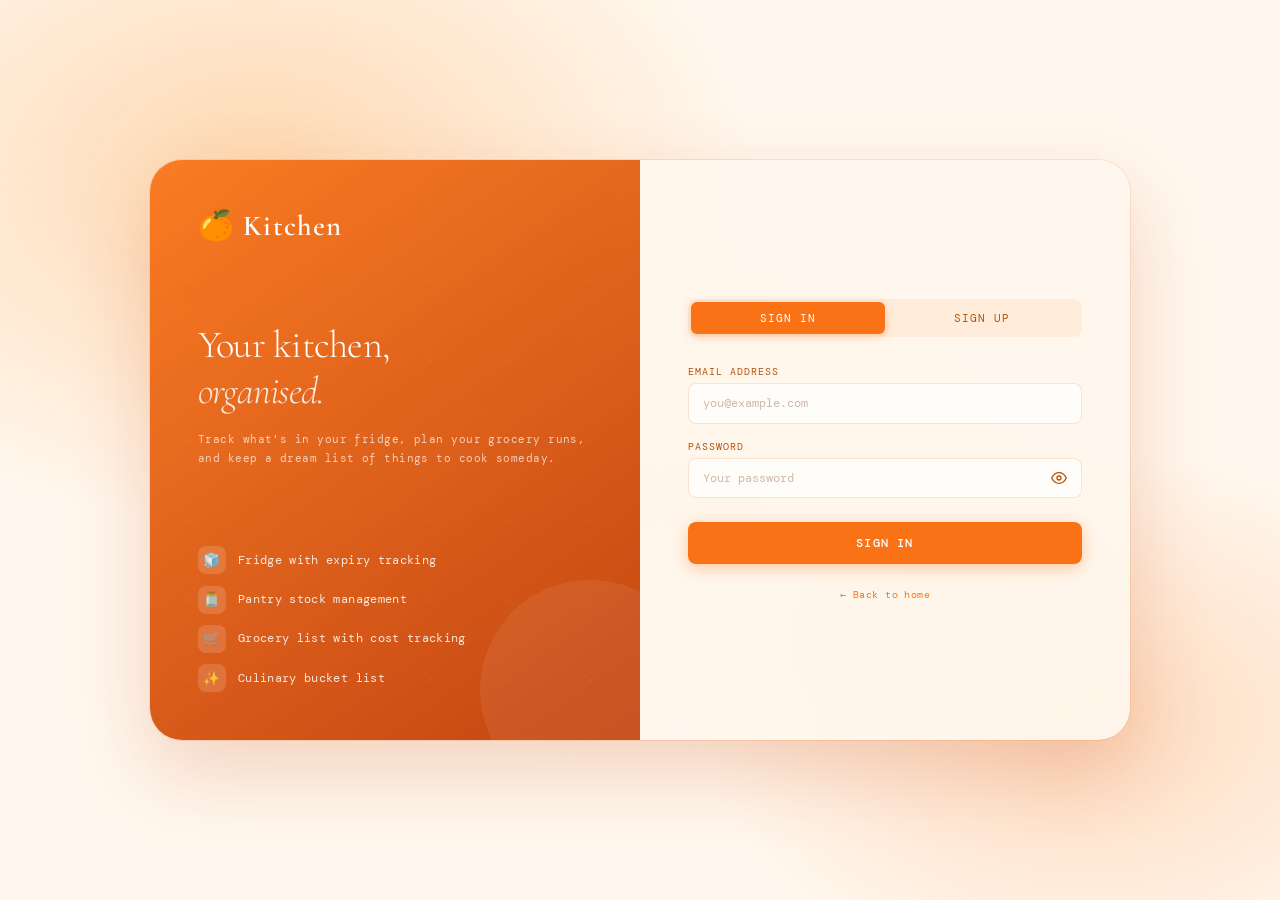
<file: bucket.html>
<!DOCTYPE html>
<html lang="en">
<head>
  <meta charset="UTF-8">
  <meta name="viewport" content="width=device-width, initial-scale=1.0">
  <title>Bucket List — Kitchen</title>
  <link rel="stylesheet" href="css/style.css">
  <style>
    .emoji-field {
      display: flex;
      align-items: center;
      gap: 0.6rem;
      position: relative;
    }
    #emojiPreview {
      font-size: 1.6rem;
      cursor: pointer;
      width: 44px;
      height: 44px;
      display: flex;
      align-items: center;
      justify-content: center;
      background: rgba(255,255,255,0.65);
      border: 1px solid rgba(249,115,22,0.2);
      border-radius: var(--radius-sm);
      flex-shrink: 0;
      transition: var(--transition);
      user-select: none;
    }
    #emojiPreview:hover { border-color: var(--accent); background: white; }
    #emojiPicker {
      position: absolute;
      top: calc(100% + 6px);
      left: 0;
      z-index: 60;
      background: rgba(255,247,237,0.97);
      backdrop-filter: var(--blur);
      border: 1px solid var(--glass-border);
      border-radius: var(--radius-md);
      padding: 0.75rem;
      display: none;
      flex-wrap: wrap;
      gap: 0.3rem;
      width: 240px;
      box-shadow: 0 8px 32px var(--glass-shadow);
    }
    #emojiPicker.open { display: flex; animation: fadeUp 0.2s ease; }
    .emoji-btn {
      font-size: 1.4rem; background: none; border: none; cursor: pointer;
      padding: 0.3rem; border-radius: 6px; transition: var(--transition); line-height: 1;
    }
    .emoji-btn:hover { background: rgba(249,115,22,0.1); transform: scale(1.2); }
    .bucket-list { display: flex; flex-direction: column; gap: 0.7rem; }

    /* Layout */
    .page-layout {
      display: grid;
      grid-template-columns: 1fr auto;
      gap: 2rem;
      align-items: start;
    }
    .page-content { min-width: 0; }

    /* Bucket Widget */
    .bucket-widget {
      position: sticky;
      top: 84px;
      display: flex;
      flex-direction: column;
      align-items: center;
      gap: 0.5rem;
      cursor: pointer;
      user-select: none;
    }
    .bucket-widget-label {
      font-size: 0.62rem;
      letter-spacing: 0.1em;
      text-transform: uppercase;
      color: var(--text-muted);
    }
    .bucket-svg-wrap {
      position: relative;
      transition: transform 0.22s cubic-bezier(0.4,0,0.2,1);
    }
    .bucket-svg-wrap:hover { transform: scale(1.05); }
    .bucket-svg-wrap:active { transform: scale(0.97); }

    .bucket-widget-badge {
      position: absolute;
      top: -8px;
      right: -8px;
      width: 26px;
      height: 26px;
      background: var(--accent);
      border-radius: 50%;
      display: flex;
      align-items: center;
      justify-content: center;
      font-size: 0.65rem;
      font-weight: 600;
      color: white;
      box-shadow: 0 2px 8px rgba(249,115,22,0.45);
      font-family: 'DM Mono', monospace;
      border: 2px solid white;
    }
    .bucket-widget-badge.bump { animation: badgeBump 0.3s ease; }
    @keyframes badgeBump {
      0% { transform: scale(1); } 50% { transform: scale(1.4); } 100% { transform: scale(1); }
    }

    /* Drawer */
    .bucket-drawer-overlay {
      position: fixed; inset: 0;
      background: rgba(26,10,0,0.35); backdrop-filter: blur(4px);
      z-index: 150; opacity: 0; pointer-events: none; transition: opacity 0.25s ease;
    }
    .bucket-drawer-overlay.open { opacity: 1; pointer-events: all; }
    .bucket-drawer {
      position: fixed; top: 0; right: 0; bottom: 0;
      width: min(420px, 100vw);
      background: rgba(255,247,237,0.97); backdrop-filter: blur(20px);
      border-left: 1px solid var(--glass-border);
      box-shadow: -12px 0 48px rgba(194,65,12,0.15);
      z-index: 151; display: flex; flex-direction: column;
      transform: translateX(100%);
      transition: transform 0.3s cubic-bezier(0.4,0,0.2,1);
    }
    .bucket-drawer.open { transform: translateX(0); }
    .bucket-drawer-header {
      display: flex; align-items: center; justify-content: space-between;
      padding: 1.25rem 1.5rem; border-bottom: 1px solid var(--glass-border);
      background: rgba(255,255,255,0.4); flex-shrink: 0;
    }
    .bucket-drawer-header h2 {
      font-family: 'Cormorant Garamond', serif;
      font-size: 1.4rem; font-weight: 600; color: var(--orange-800);
    }
    .bucket-drawer-body {
      flex: 1; overflow-y: auto; padding: 1.25rem 1.5rem;
      display: flex; flex-direction: column; gap: 0.7rem;
    }
    .drawer-bucket-item {
      background: var(--surface); border: 1px solid var(--glass-border);
      border-radius: var(--radius-md); padding: 0.9rem 1rem;
      display: flex; align-items: flex-start; gap: 0.75rem;
      animation: fadeUp 0.3s ease both;
    }
    .drawer-bucket-item.achieved { opacity: 0.55; }
    .drawer-bucket-item.achieved .item-name { text-decoration: line-through; }
    .drawer-bucket-icon { font-size: 1.4rem; flex-shrink: 0; }
    .drawer-bucket-info { flex: 1; }
    .drawer-bucket-info .item-name { font-size: 0.85rem; font-weight: 500; margin-bottom: 0.4rem; }
    .drawer-bucket-info .item-meta { display: flex; flex-wrap: wrap; gap: 0.35rem; }
    .drawer-empty {
      text-align: center; padding: 3rem 1rem;
      color: var(--text-muted); font-size: 0.78rem; letter-spacing: 0.04em;
    }
    .drawer-empty .empty-icon { font-size: 2.5rem; opacity: 0.4; margin-bottom: 0.75rem; }

    @media (max-width: 700px) {
      .page-layout { grid-template-columns: 1fr; }
      .bucket-widget {
        position: fixed; bottom: 1.5rem; right: 1.5rem; top: auto; z-index: 90;
        background: rgba(255,247,237,0.9); padding: 0.6rem; border-radius: 50%;
        box-shadow: 0 4px 20px rgba(194,65,12,0.2); border: 1px solid var(--glass-border);
      }
      .bucket-widget-label { display: none; }
    }
  </style>
</head>
<body>

<nav>
  <a href="dashboard.html" class="nav-brand">
    <span class="brand-icon">🍊</span> Kitchen
  </a>
  <ul class="nav-links">
    <li><a href="dashboard.html">🏠 Home</a></li>
    <li><a href="fridge.html">🧊 Fridge</a></li>
    <li><a href="pantry.html">🫙 Pantry</a></li>
    <li><a href="grocery.html">🛒 Grocery</a></li>
    <li><a href="bucket.html">✨ Bucket</a></li>
  </ul>
  <button class="nav-hamburger" id="navHamburger" aria-label="Menu">
    <span></span><span></span><span></span>
  </button>
</nav>

<main>
  <div class="page-layout">
    <div class="page-content">
      <div class="page-header">
        <h1>✨ <span>Bucket List</span></h1>
        <p>Dream ingredients, dishes, cuisines and cooking goals</p>
      </div>

      <div class="stats-bar">
        <div class="stat-chip">Total dreams: <strong id="totalCount">0</strong></div>
        <div class="stat-chip">Achieved: <strong id="achievedCount">0</strong></div>
        <div class="stat-chip">Still dreaming: <strong id="dreamCount">0</strong></div>
      </div>

      <div class="glass-card" style="margin-bottom:1.5rem;">
        <div class="add-form">
          <h2 id="formTitle">Add to Bucket List</h2>
          <form id="addForm" autocomplete="off">
            <div class="form-row">
              <div class="form-group" style="grid-column:1/-1">
                <label for="iName">Name *</label>
                <input type="text" id="iName" placeholder="e.g. Wagyu beef, Homemade miso, Ottolenghi's shakshuka…" required>
              </div>
            </div>
            <div class="form-row">
              <div class="form-group">
                <label for="iCategory">Category</label>
                <select id="iCategory"></select>
              </div>
              <div class="form-group">
                <label>Emoji</label>
                <div class="emoji-field">
                  <div id="emojiPreview" title="Click to pick emoji">✨</div>
                  <input type="text" id="iEmoji" placeholder="or type emoji" maxlength="4" style="flex:1;">
                  <div id="emojiPicker"></div>
                </div>
              </div>
            </div>
            <div class="form-row">
              <div class="form-group">
                <label for="iCost">Cost Price</label>
                <input type="number" id="iCost" placeholder="0.00" min="0" step="0.01">
              </div>
              <div class="form-group">
                <label for="iNote">Note / Why you want it</label>
                <input type="text" id="iNote" placeholder="Saw it in a cookbook, want to try with family…">
              </div>
            </div>
            <div style="display:flex;gap:0.75rem;margin-top:0.25rem;">
              <button type="submit" class="btn btn-primary" id="submitBtn">+ Add Dream</button>
              <button type="button" class="btn btn-outline" onclick="cancelEdit()">Cancel</button>
            </div>
          </form>
        </div>
      </div>

      <div class="glass-card">
        <div class="filter-bar">
          <input type="text" id="searchInput" placeholder="Search bucket list…">
          <select id="categoryFilter"></select>
          <button class="btn btn-ghost btn-sm" id="toggleAchieved" style="white-space:nowrap;">Hide achieved</button>
          <button class="btn btn-ghost btn-sm" id="clearAllBtn" style="margin-left:auto;">Clear All</button>
        </div>
        <div class="items-container">
          <div class="section-title">
            Dreams
            <span class="count-badge" id="itemCountBadge">0</span>
          </div>
          <div class="bucket-list" id="itemsGrid"></div>
        </div>
      </div>
    </div>

    <!-- SVG Bucket Widget -->
    <div class="bucket-widget" id="bucketWidget" title="View bucket list">
      <div class="bucket-svg-wrap">
        <svg width="90" height="130" viewBox="0 0 90 130" fill="none" xmlns="http://www.w3.org/2000/svg">
          <!-- Handle arc -->
          <path d="M28 22 Q45 6 62 22" stroke="rgba(249,115,22,0.5)" stroke-width="3" fill="none" stroke-linecap="round"/>
          <!-- Handle attachment dots -->
          <circle cx="28" cy="22" r="4" fill="rgba(253,186,116,0.6)" stroke="rgba(249,115,22,0.4)" stroke-width="1.5"/>
          <circle cx="62" cy="22" r="4" fill="rgba(253,186,116,0.6)" stroke="rgba(249,115,22,0.4)" stroke-width="1.5"/>
          <!-- Bucket body (trapezoid) -->
          <path d="M22 28 L12 110 Q12 118 20 118 L70 118 Q78 118 78 110 L68 28 Z" fill="rgba(255,247,237,0.92)" stroke="rgba(249,115,22,0.35)" stroke-width="1.5"/>
          <!-- Rim at top -->
          <rect x="20" y="26" width="50" height="6" rx="3" fill="rgba(253,186,116,0.4)" stroke="rgba(249,115,22,0.3)" stroke-width="1"/>
          <!-- Horizontal band lines on bucket -->
          <path d="M19 55 L71 55" stroke="rgba(249,115,22,0.18)" stroke-width="1" stroke-dasharray="4 3"/>
          <path d="M17 78 L73 78" stroke="rgba(249,115,22,0.18)" stroke-width="1" stroke-dasharray="4 3"/>
          <path d="M15 100 L75 100" stroke="rgba(249,115,22,0.18)" stroke-width="1" stroke-dasharray="4 3"/>
          <!-- Star sparkles inside bucket -->
          <text x="45" y="70" text-anchor="middle" font-size="16" fill="rgba(249,115,22,0.35)">✨</text>
          <text x="30" y="55" text-anchor="middle" font-size="8" fill="rgba(249,115,22,0.25)">★</text>
          <text x="60" y="58" text-anchor="middle" font-size="6" fill="rgba(249,115,22,0.2)">★</text>
        </svg>
        <div class="bucket-widget-badge" id="bucketWidgetBadge">0</div>
      </div>
      <span class="bucket-widget-label">Tap to view</span>
    </div>
  </div>
</main>

<!-- Bucket Drawer -->
<div class="bucket-drawer-overlay" id="drawerOverlay"></div>
<div class="bucket-drawer" id="bucketDrawer">
  <div class="bucket-drawer-header">
    <h2>✨ Bucket List</h2>
    <button class="btn btn-ghost btn-sm" id="closeDrawer" style="font-size:1rem;">✕</button>
  </div>
  <div class="bucket-drawer-body" id="drawerBody">
    <div class="drawer-empty"><div class="empty-icon">✨</div><p>Your bucket list is empty.</p></div>
  </div>
</div>

<script src="js/app.js"></script>
<script src="js/bucket.js"></script>
</body>
</html>
</file>
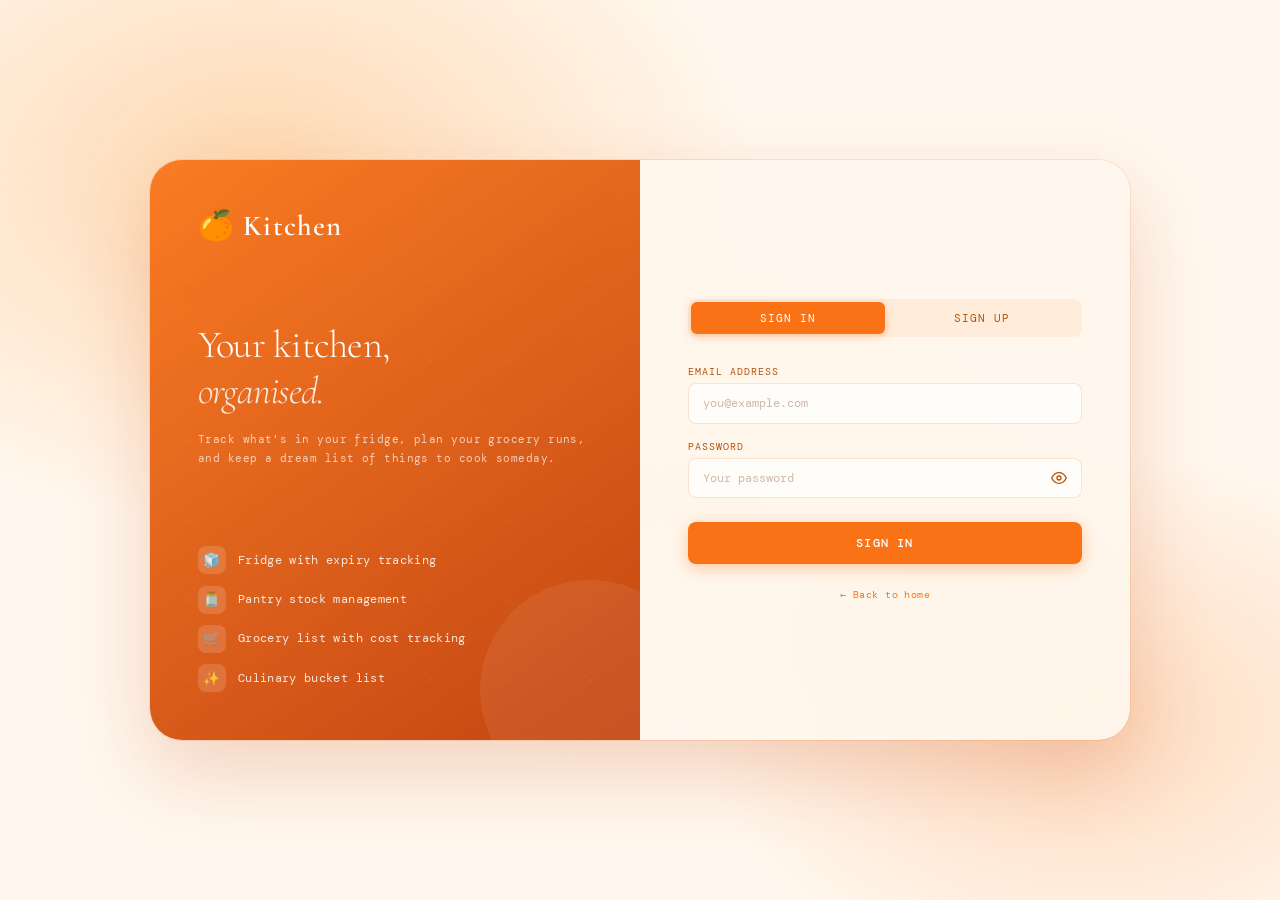
<file: dashboard.html>
<!DOCTYPE html>
<html lang="en">
<head>
  <meta charset="UTF-8">
  <meta name="viewport" content="width=device-width, initial-scale=1.0">
  <title>Kitchen — Dashboard</title>
  <link rel="stylesheet" href="css/style.css">
  <style>
    .hero {
      min-height: calc(100vh - 64px);
      display: flex; flex-direction: column; justify-content: center;
      padding: 3rem 1.5rem 5rem;
      max-width: 1100px; margin: 0 auto;
      position: relative; z-index: 1;
    }
    .hero-eyebrow {
      font-size: 0.7rem; letter-spacing: 0.2em; text-transform: uppercase;
      color: var(--accent); margin-bottom: 1rem;
      animation: fadeUp 0.4s 0.1s ease both;
    }
    .hero-title {
      font-family: 'Cormorant Garamond', serif;
      font-size: clamp(3rem, 9vw, 7rem);
      font-weight: 300; line-height: 0.95; color: var(--orange-800);
      letter-spacing: -0.02em; margin-bottom: 1.5rem;
      animation: fadeUp 0.5s 0.2s ease both;
    }
    .hero-title em { font-style: italic; color: var(--accent); }
    .hero-sub {
      font-size: 0.82rem; color: var(--text-muted); max-width: 420px;
      line-height: 1.7; letter-spacing: 0.03em; margin-bottom: 2.5rem;
      animation: fadeUp 0.5s 0.3s ease both;
    }
    .hero-cta {
      display: flex; gap: 1rem; flex-wrap: wrap;
      animation: fadeUp 0.5s 0.4s ease both;
    }
    .sections-grid {
      display: grid; grid-template-columns: repeat(2, 1fr);
      gap: 1.25rem; margin-top: 4rem;
      animation: fadeUp 0.6s 0.5s ease both;
    }
    @media (max-width: 600px) { .sections-grid { grid-template-columns: 1fr; } }
    .section-nav-card {
      display: block; text-decoration: none; padding: 1.75rem;
      background: var(--glass-bg); backdrop-filter: var(--blur);
      -webkit-backdrop-filter: var(--blur);
      border: 1px solid var(--glass-border);
      border-radius: var(--radius-lg);
      box-shadow: 0 4px 24px var(--glass-shadow);
      transition: var(--transition); position: relative; overflow: hidden;
    }
    .section-nav-card::after {
      content: '→'; position: absolute; bottom: 1.5rem; right: 1.5rem;
      font-size: 1.2rem; color: var(--accent);
      opacity: 0; transform: translateX(-6px); transition: var(--transition);
    }
    .section-nav-card:hover {
      background: var(--surface-hover); transform: translateY(-3px);
      box-shadow: 0 12px 40px var(--glass-shadow); border-color: rgba(249,115,22,0.3);
    }
    .section-nav-card:hover::after { opacity: 1; transform: translateX(0); }
    .card-icon { font-size: 2rem; margin-bottom: 0.75rem; display: block; }
    .card-label {
      font-family: 'Cormorant Garamond', serif;
      font-size: 1.5rem; font-weight: 600; color: var(--orange-800); margin-bottom: 0.4rem;
    }
    .card-desc { font-size: 0.72rem; color: var(--text-muted); line-height: 1.6; letter-spacing: 0.03em; }
    .card-count {
      margin-top: 1rem; display: inline-flex; align-items: center; gap: 0.4rem;
      font-size: 0.68rem; color: var(--accent-dark);
      background: rgba(249,115,22,0.1); padding: 0.25rem 0.7rem;
      border-radius: 100px; border: 1px solid rgba(249,115,22,0.18);
    }
    .welcome-strip {
      margin-top: 4rem; padding: 1.25rem 1.75rem;
      background: linear-gradient(135deg, rgba(249,115,22,0.12), rgba(253,186,116,0.08));
      border: 1px solid rgba(249,115,22,0.2); border-radius: var(--radius-lg);
      display: flex; align-items: center; gap: 1rem;
      font-size: 0.75rem; color: var(--text-secondary); line-height: 1.6;
      animation: fadeUp 0.6s 0.6s ease both;
    }
    .welcome-strip span { font-size: 1.5rem; }
  </style>
</head>
<body>

<nav>
  <a href="dashboard.html" class="nav-brand">
    <span class="brand-icon">🍊</span> Kitchen
  </a>
  <ul class="nav-links">
    <li><a href="dashboard.html">🏠 Home</a></li>
    <li><a href="fridge.html">🧊 Fridge</a></li>
    <li><a href="pantry.html">🫙 Pantry</a></li>
    <li><a href="grocery.html">🛒 Grocery</a></li>
    <li><a href="bucket.html">✨ Bucket</a></li>
  </ul>
  <button class="nav-hamburger" id="navHamburger" aria-label="Menu">
    <span></span><span></span><span></span>
  </button>
</nav>

<div class="hero">
  <p class="hero-eyebrow">Welcome back, <span id="userGreeting">Chef</span></p>
  <h1 class="hero-title">Every<br>ingredient,<br><em>organised.</em></h1>
  <p class="hero-sub">
    Track what's in your fridge and pantry, plan your grocery runs,
    and keep a dream list of things you'd love to cook someday.
  </p>
  <div class="hero-cta">
    <a href="fridge.html" class="btn btn-primary">Open Fridge →</a>
    <a href="grocery.html" class="btn btn-outline">Grocery List</a>
  </div>

  <div class="sections-grid">
    <a href="fridge.html" class="section-nav-card">
      <span class="card-icon">🧊</span>
      <div class="card-label">Fridge</div>
      <div class="card-desc">Cold &amp; perishable items with expiry tracking and quantity management.</div>
      <div class="card-count" id="fridgeCount">— items</div>
    </a>
    <a href="pantry.html" class="section-nav-card">
      <span class="card-icon">🫙</span>
      <div class="card-label">Pantry</div>
      <div class="card-desc">Dry goods, canned items, spices, and all your shelf-stable staples.</div>
      <div class="card-count" id="pantryCount">— items</div>
    </a>
    <a href="grocery.html" class="section-nav-card">
      <span class="card-icon">🛒</span>
      <div class="card-label">Grocery List</div>
      <div class="card-desc">Plan your next shop, check things off as you go, then move to fridge or pantry.</div>
      <div class="card-count" id="groceryCount">— items</div>
    </a>
    <a href="bucket.html" class="section-nav-card">
      <span class="card-icon">✨</span>
      <div class="card-label">Bucket List</div>
      <div class="card-desc">Dream ingredients, dishes, and cuisines you want to explore someday.</div>
      <div class="card-count" id="bucketCount">— items</div>
    </a>
  </div>

  <div class="welcome-strip">
    <span>💡</span>
    <span>Tip: Move items between sections easily — add to grocery and move straight to the fridge once you've shopped.</span>
  </div>
</div>

<script src="js/app.js"></script>
<script>
  document.addEventListener('DOMContentLoaded', () => {
    const session = getSession();
    if (session) {
      const firstName = (session.name || '').split(' ')[0] || 'Chef';
      document.getElementById('userGreeting').textContent = firstName;
    }

    const sections = ['fridge','pantry','grocery','bucket'];
    sections.forEach(sec => {
      const list = Storage.get(sec);
      const el = document.getElementById(sec + 'Count');
      if (el) el.textContent = `${list.length} ${list.length === 1 ? 'item' : 'items'}`;
    });
  });
</script>
</body>
</html>
</file>
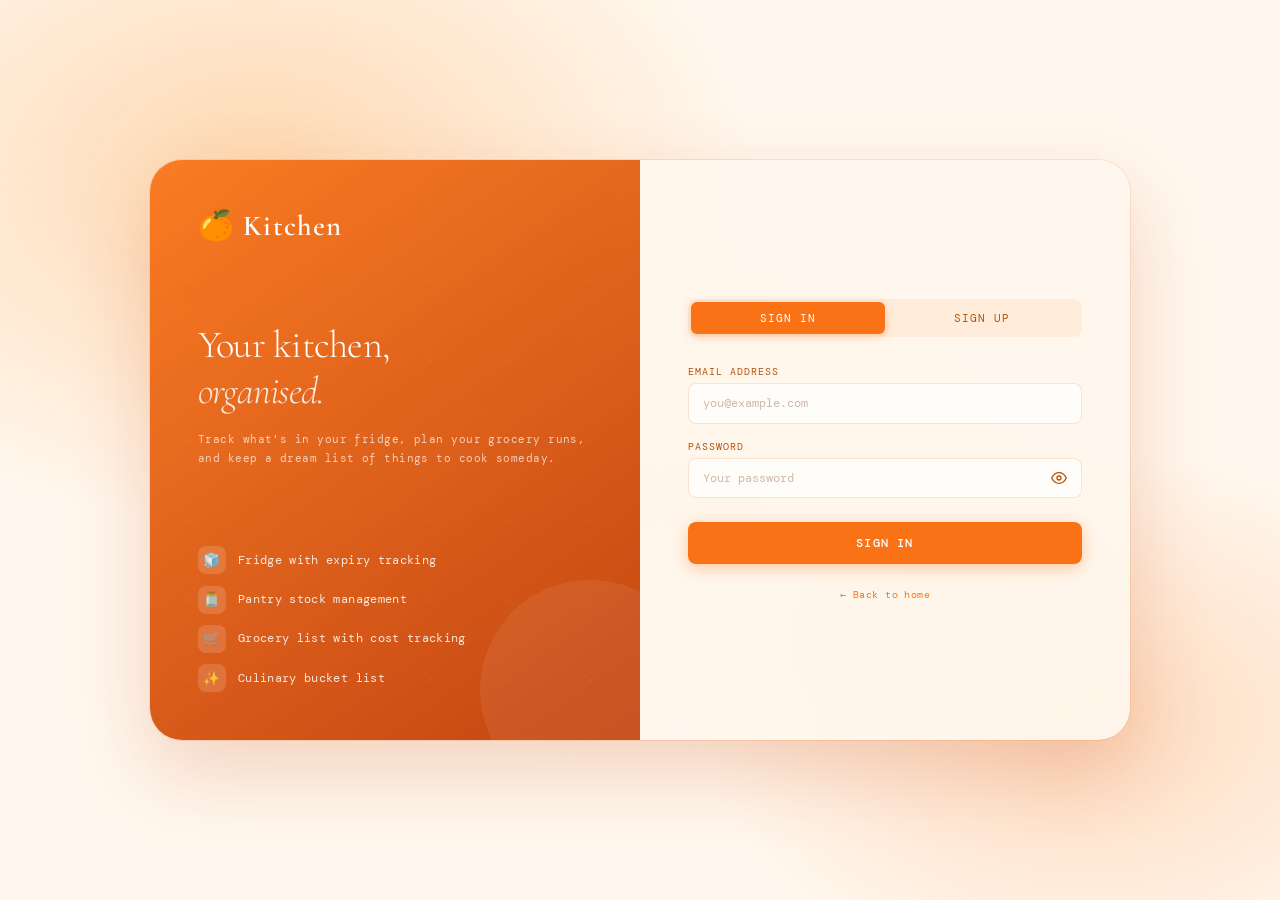
<file: fridge.html>
<!DOCTYPE html>
<html lang="en">
<head>
  <meta charset="UTF-8">
  <meta name="viewport" content="width=device-width, initial-scale=1.0">
  <title>Fridge — Kitchen</title>
  <link rel="stylesheet" href="css/style.css">
  <style>
    .page-layout {
      display: grid;
      grid-template-columns: 1fr auto;
      gap: 2rem;
      align-items: start;
    }
    .page-content { min-width: 0; }

    /* SVG Fridge Widget */
    .fridge-widget {
      position: sticky;
      top: 84px;
      display: flex;
      flex-direction: column;
      align-items: center;
      gap: 0.5rem;
      cursor: pointer;
      user-select: none;
    }
    .fridge-widget-label {
      font-size: 0.62rem;
      letter-spacing: 0.1em;
      text-transform: uppercase;
      color: var(--text-muted);
    }
    .fridge-svg-wrap {
      position: relative;
      transition: transform 0.22s cubic-bezier(0.4,0,0.2,1);
    }
    .fridge-svg-wrap:hover { transform: scale(1.05); }
    .fridge-svg-wrap:active { transform: scale(0.97); }

    .fridge-badge {
      position: absolute;
      top: -8px;
      right: -8px;
      width: 26px;
      height: 26px;
      background: var(--accent);
      border-radius: 50%;
      display: flex;
      align-items: center;
      justify-content: center;
      font-size: 0.65rem;
      font-weight: 600;
      color: white;
      box-shadow: 0 2px 8px rgba(249,115,22,0.45);
      font-family: 'DM Mono', monospace;
      border: 2px solid white;
      transition: transform 0.2s ease;
    }
    .fridge-badge.bump { animation: badgeBump 0.3s ease; }
    @keyframes badgeBump {
      0%   { transform: scale(1); }
      50%  { transform: scale(1.4); }
      100% { transform: scale(1); }
    }

    /* Fridge Drawer/Popup */
    .fridge-drawer-overlay {
      position: fixed;
      inset: 0;
      background: rgba(26,10,0,0.35);
      backdrop-filter: blur(4px);
      z-index: 150;
      opacity: 0;
      pointer-events: none;
      transition: opacity 0.25s ease;
    }
    .fridge-drawer-overlay.open {
      opacity: 1;
      pointer-events: all;
    }
    .fridge-drawer {
      position: fixed;
      top: 0;
      right: 0;
      bottom: 0;
      width: min(420px, 100vw);
      background: rgba(255,247,237,0.97);
      backdrop-filter: blur(20px);
      border-left: 1px solid var(--glass-border);
      box-shadow: -12px 0 48px rgba(194,65,12,0.15);
      z-index: 151;
      display: flex;
      flex-direction: column;
      transform: translateX(100%);
      transition: transform 0.3s cubic-bezier(0.4,0,0.2,1);
      overflow: hidden;
    }
    .fridge-drawer.open {
      transform: translateX(0);
    }
    .fridge-drawer-header {
      display: flex;
      align-items: center;
      justify-content: space-between;
      padding: 1.25rem 1.5rem;
      border-bottom: 1px solid var(--glass-border);
      background: rgba(255,255,255,0.4);
      flex-shrink: 0;
    }
    .fridge-drawer-header h2 {
      font-family: 'Cormorant Garamond', serif;
      font-size: 1.4rem;
      font-weight: 600;
      color: var(--orange-800);
    }
    .fridge-drawer-body {
      flex: 1;
      overflow-y: auto;
      padding: 1.25rem 1.5rem;
      display: flex;
      flex-direction: column;
      gap: 0.7rem;
    }
    .drawer-item {
      background: var(--surface);
      border: 1px solid var(--glass-border);
      border-radius: var(--radius-md);
      padding: 0.9rem 1rem;
      animation: fadeUp 0.3s ease both;
    }
    .drawer-item .item-name { font-size: 0.85rem; font-weight: 500; margin-bottom: 0.4rem; }
    .drawer-item .item-meta { display: flex; flex-wrap: wrap; gap: 0.35rem; }
    .drawer-empty {
      text-align: center;
      padding: 3rem 1rem;
      color: var(--text-muted);
      font-size: 0.78rem;
      letter-spacing: 0.04em;
    }
    .drawer-empty .empty-icon { font-size: 2.5rem; opacity: 0.4; margin-bottom: 0.75rem; }

    @media (max-width: 700px) {
      .page-layout { grid-template-columns: 1fr; }
      .fridge-widget { 
        position: fixed; 
        bottom: 1.5rem; 
        right: 1.5rem; 
        top: auto;
        z-index: 90;
        background: rgba(255,247,237,0.9);
        padding: 0.6rem;
        border-radius: 50%;
        box-shadow: 0 4px 20px rgba(194,65,12,0.2);
        border: 1px solid var(--glass-border);
      }
      .fridge-widget-label { display: none; }
    }
  </style>
</head>
<body>

<nav>
  <a href="dashboard.html" class="nav-brand">
    <span class="brand-icon">🍊</span> Kitchen
  </a>
  <ul class="nav-links">
    <li><a href="dashboard.html">🏠 Home</a></li>
    <li><a href="fridge.html">🧊 Fridge</a></li>
    <li><a href="pantry.html">🫙 Pantry</a></li>
    <li><a href="grocery.html">🛒 Grocery</a></li>
    <li><a href="bucket.html">✨ Bucket</a></li>
  </ul>
  <button class="nav-hamburger" id="navHamburger" aria-label="Menu">
    <span></span><span></span><span></span>
  </button>
</nav>

<main>
  <div class="page-layout">
    <div class="page-content">
      <div class="page-header">
        <h1>🧊 <span>Fridge</span></h1>
        <p>Track cold &amp; perishable items with expiry dates</p>
      </div>

      <div class="stats-bar">
        <div class="stat-chip">Total: <strong id="totalCount">0</strong></div>
        <div class="stat-chip">Expiring soon: <strong id="expiringCount">0</strong></div>
        <div class="stat-chip">Categories: <strong id="catCount">0</strong></div>
      </div>

      <div class="glass-card" style="margin-bottom:1.5rem;">
        <div class="add-form">
          <h2 id="formTitle">Add to Fridge</h2>
          <form id="addForm" autocomplete="off">
            <div class="form-row">
              <div class="form-group" style="grid-column:1/-1">
                <label for="iName">Item Name *</label>
                <input type="text" id="iName" placeholder="e.g. Whole milk, Cheddar cheese…" required>
              </div>
            </div>
            <div class="form-row three">
              <div class="form-group">
                <label for="iCategory">Category</label>
                <select id="iCategory"></select>
              </div>
              <div class="form-group">
                <label for="iQuantity">Quantity</label>
                <input type="text" id="iQuantity" placeholder="e.g. 2 bottles">
              </div>
              <div class="form-group">
                <label for="iExpiry">Expiry Date</label>
                <input type="date" id="iExpiry">
              </div>
            </div>
            <div class="form-row">
              <div class="form-group">
                <label for="iCost">Cost Price</label>
                <input type="number" id="iCost" placeholder="0.00" min="0" step="0.01">
              </div>
              <div class="form-group">
                <label for="iNote">Note (optional)</label>
                <input type="text" id="iNote" placeholder="Any extra details…">
              </div>
            </div>
            <div style="display:flex;gap:0.75rem;margin-top:0.25rem;">
              <button type="submit" class="btn btn-primary" id="submitBtn">+ Add Item</button>
              <button type="button" class="btn btn-outline" onclick="cancelEdit()">Cancel</button>
            </div>
          </form>
        </div>
      </div>

      <div class="glass-card">
        <div class="filter-bar">
          <input type="text" id="searchInput" placeholder="Search items…">
          <select id="categoryFilter"></select>
          <button class="btn btn-ghost btn-sm" id="clearAllBtn" style="margin-left:auto;">Clear All</button>
        </div>
        <div class="items-container">
          <div class="section-title">
            Items
            <span class="count-badge" id="itemCountBadge">0</span>
          </div>
          <div class="items-grid" id="itemsGrid"></div>
        </div>
      </div>
    </div>

    <!-- SVG Fridge Widget -->
    <div class="fridge-widget" id="fridgeWidget" title="View fridge contents">
      <div class="fridge-svg-wrap" id="fridgeSvgWrap">
        <svg width="90" height="130" viewBox="0 0 90 130" fill="none" xmlns="http://www.w3.org/2000/svg">
          <!-- Body -->
          <rect x="8" y="4" width="74" height="122" rx="10" fill="rgba(255,247,237,0.9)" stroke="rgba(249,115,22,0.35)" stroke-width="1.5"/>
          <!-- Freezer section -->
          <rect x="8" y="4" width="74" height="42" rx="10" fill="rgba(253,186,116,0.25)" stroke="rgba(249,115,22,0.35)" stroke-width="1.5"/>
          <!-- Divider line -->
          <line x1="8" y1="46" x2="82" y2="46" stroke="rgba(249,115,22,0.3)" stroke-width="1.5"/>
          <!-- Freezer handle -->
          <rect x="34" y="19" width="22" height="5" rx="2.5" fill="rgba(234,88,12,0.5)"/>
          <!-- Fridge handle -->
          <rect x="34" y="78" width="22" height="5" rx="2.5" fill="rgba(234,88,12,0.5)"/>
          <!-- Freezer shelf lines -->
          <line x1="16" y1="30" x2="74" y2="30" stroke="rgba(249,115,22,0.15)" stroke-width="1" stroke-dasharray="3 3"/>
          <!-- Fridge shelf lines -->
          <line x1="16" y1="65" x2="74" y2="65" stroke="rgba(249,115,22,0.15)" stroke-width="1" stroke-dasharray="3 3"/>
          <line x1="16" y1="88" x2="74" y2="88" stroke="rgba(249,115,22,0.15)" stroke-width="1" stroke-dasharray="3 3"/>
          <line x1="16" y1="108" x2="74" y2="108" stroke="rgba(249,115,22,0.15)" stroke-width="1" stroke-dasharray="3 3"/>
          <!-- Hinge dots -->
          <circle cx="15" cy="10" r="2" fill="rgba(249,115,22,0.2)"/>
          <circle cx="15" cy="120" r="2" fill="rgba(249,115,22,0.2)"/>
          <!-- Snowflake icon in freezer -->
          <text x="45" y="15" text-anchor="middle" font-size="10" fill="rgba(249,115,22,0.4)">❄</text>
          <!-- Bottom foot -->
          <rect x="18" y="122" width="12" height="4" rx="2" fill="rgba(249,115,22,0.25)"/>
          <rect x="60" y="122" width="12" height="4" rx="2" fill="rgba(249,115,22,0.25)"/>
        </svg>
        <div class="fridge-badge" id="fridgeBadge">0</div>
      </div>
      <span class="fridge-widget-label">Tap to view</span>
    </div>
  </div>
</main>

<!-- Fridge Drawer -->
<div class="fridge-drawer-overlay" id="drawerOverlay"></div>
<div class="fridge-drawer" id="fridgeDrawer">
  <div class="fridge-drawer-header">
    <h2>🧊 Fridge Contents</h2>
    <button class="btn btn-ghost btn-sm" id="closeDrawer" style="font-size:1rem;">✕</button>
  </div>
  <div class="fridge-drawer-body" id="drawerBody">
    <div class="drawer-empty"><div class="empty-icon">🧊</div><p>Fridge is empty.</p></div>
  </div>
</div>

<script src="js/app.js"></script>
<script src="js/fridge.js"></script>
</body>
</html>
</file>
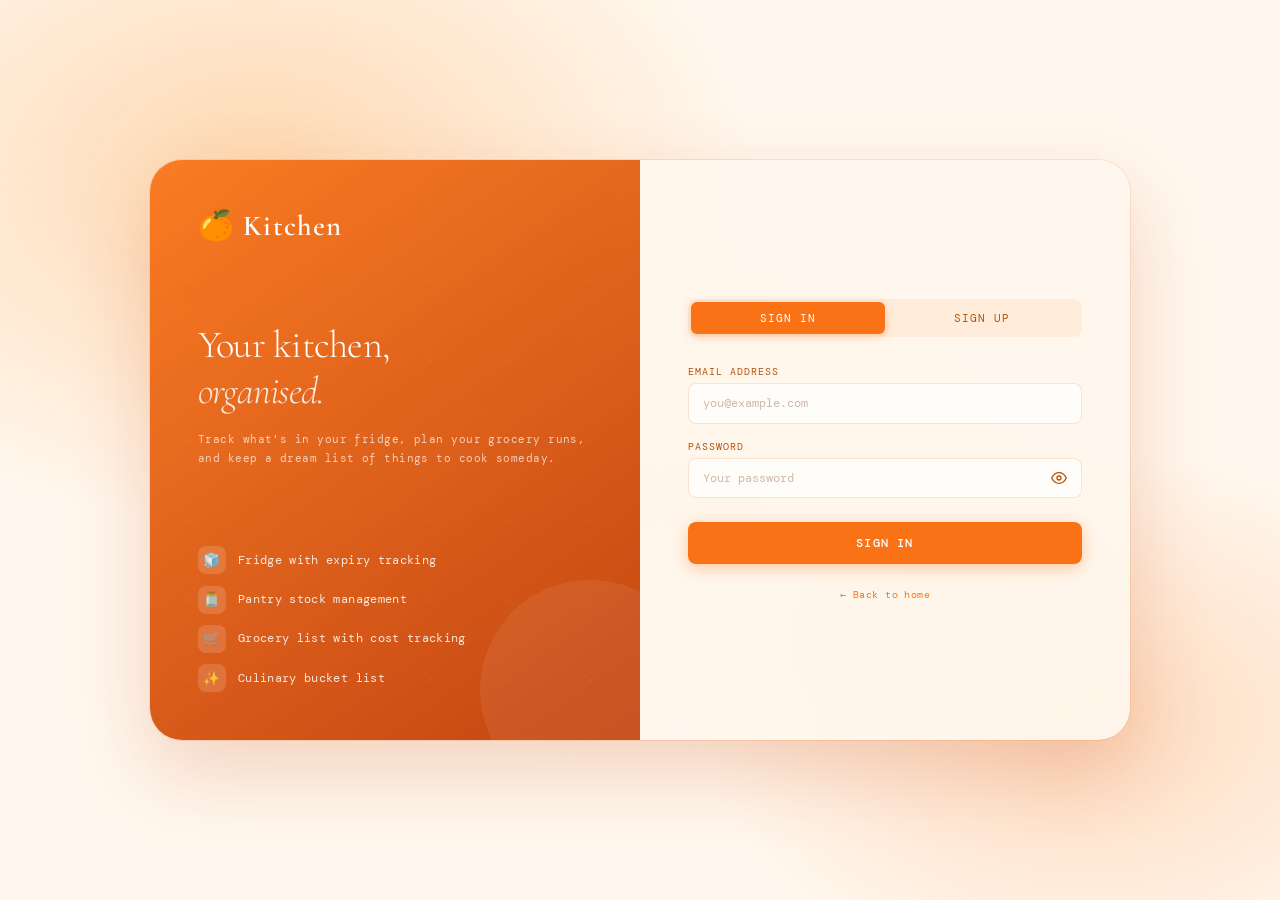
<file: grocery.html>
<!DOCTYPE html>
<html lang="en">
<head>
  <meta charset="UTF-8">
  <meta name="viewport" content="width=device-width, initial-scale=1.0">
  <title>Grocery List — Kitchen</title>
  <link rel="stylesheet" href="css/style.css">
  <style>
    .progress-wrap {
      margin-bottom: 1.5rem;
      animation: fadeUp 0.4s 0.3s ease both;
    }
    .progress-header {
      display: flex;
      justify-content: space-between;
      align-items: center;
      margin-bottom: 0.5rem;
      font-size: 0.72rem;
      color: var(--text-muted);
      letter-spacing: 0.06em;
    }
    .progress-track {
      height: 5px;
      background: rgba(249,115,22,0.12);
      border-radius: 10px;
      overflow: hidden;
    }
    .progress-fill {
      height: 100%;
      background: linear-gradient(90deg, var(--orange-400), var(--accent));
      border-radius: 10px;
      transition: width 0.4s ease;
      width: 0%;
    }
    .check-list {
      display: flex;
      flex-direction: column;
      gap: 0.6rem;
    }

    /* Layout */
    .page-layout {
      display: grid;
      grid-template-columns: 1fr auto;
      gap: 2rem;
      align-items: start;
    }
    .page-content { min-width: 0; }

    /* Cart Widget */
    .cart-widget {
      position: sticky;
      top: 84px;
      display: flex;
      flex-direction: column;
      align-items: center;
      gap: 0.5rem;
      cursor: pointer;
      user-select: none;
    }
    .cart-widget-label {
      font-size: 0.62rem;
      letter-spacing: 0.1em;
      text-transform: uppercase;
      color: var(--text-muted);
    }
    .cart-svg-wrap {
      position: relative;
      transition: transform 0.22s cubic-bezier(0.4,0,0.2,1);
    }
    .cart-svg-wrap:hover { transform: scale(1.05); }
    .cart-svg-wrap:active { transform: scale(0.97); }

    .cart-badge {
      position: absolute;
      top: -8px;
      right: -8px;
      width: 26px;
      height: 26px;
      background: var(--accent);
      border-radius: 50%;
      display: flex;
      align-items: center;
      justify-content: center;
      font-size: 0.65rem;
      font-weight: 600;
      color: white;
      box-shadow: 0 2px 8px rgba(249,115,22,0.45);
      font-family: 'DM Mono', monospace;
      border: 2px solid white;
    }
    .cart-badge.bump { animation: badgeBump 0.3s ease; }
    @keyframes badgeBump {
      0% { transform: scale(1); } 50% { transform: scale(1.4); } 100% { transform: scale(1); }
    }

    /* Drawer */
    .cart-drawer-overlay {
      position: fixed; inset: 0;
      background: rgba(26,10,0,0.35); backdrop-filter: blur(4px);
      z-index: 150; opacity: 0; pointer-events: none; transition: opacity 0.25s ease;
    }
    .cart-drawer-overlay.open { opacity: 1; pointer-events: all; }
    .cart-drawer {
      position: fixed; top: 0; right: 0; bottom: 0;
      width: min(420px, 100vw);
      background: rgba(255,247,237,0.97); backdrop-filter: blur(20px);
      border-left: 1px solid var(--glass-border);
      box-shadow: -12px 0 48px rgba(194,65,12,0.15);
      z-index: 151; display: flex; flex-direction: column;
      transform: translateX(100%);
      transition: transform 0.3s cubic-bezier(0.4,0,0.2,1);
    }
    .cart-drawer.open { transform: translateX(0); }
    .cart-drawer-header {
      display: flex; align-items: center; justify-content: space-between;
      padding: 1.25rem 1.5rem; border-bottom: 1px solid var(--glass-border);
      background: rgba(255,255,255,0.4); flex-shrink: 0;
    }
    .cart-drawer-header h2 {
      font-family: 'Cormorant Garamond', serif;
      font-size: 1.4rem; font-weight: 600; color: var(--orange-800);
    }
    .cart-drawer-body {
      flex: 1; overflow-y: auto; padding: 1.25rem 1.5rem;
      display: flex; flex-direction: column; gap: 0.7rem;
    }
    .drawer-total-strip {
      background: linear-gradient(135deg, rgba(249,115,22,0.12), rgba(253,186,116,0.08));
      border: 1px solid rgba(249,115,22,0.2);
      border-radius: var(--radius-md);
      padding: 0.85rem 1rem;
      display: flex;
      justify-content: space-between;
      align-items: center;
      font-size: 0.72rem;
      color: var(--text-secondary);
      letter-spacing: 0.04em;
      flex-shrink: 0;
    }
    .drawer-total-strip strong {
      font-size: 0.9rem;
      color: var(--accent-dark);
    }
    .drawer-cart-item {
      background: var(--surface); border: 1px solid var(--glass-border);
      border-radius: var(--radius-md); padding: 0.85rem 1rem;
      display: flex; align-items: flex-start; gap: 0.75rem;
      animation: fadeUp 0.3s ease both;
    }
    .drawer-cart-item.checked { opacity: 0.5; }
    .drawer-cart-item.checked .item-name { text-decoration: line-through; color: var(--text-muted); }
    .drawer-check {
      width: 16px; height: 16px; border-radius: 4px; flex-shrink: 0; margin-top: 2px;
      border: 1.5px solid rgba(249,115,22,0.4); background: rgba(255,255,255,0.6);
      display: flex; align-items: center; justify-content: center;
      font-size: 0.6rem; color: white;
    }
    .drawer-check.checked { background: var(--accent); border-color: var(--accent); }
    .drawer-cart-info { flex: 1; }
    .drawer-cart-info .item-name { font-size: 0.85rem; font-weight: 500; margin-bottom: 0.35rem; }
    .drawer-cart-info .item-meta { display: flex; flex-wrap: wrap; gap: 0.35rem; }
    .drawer-empty {
      text-align: center; padding: 3rem 1rem;
      color: var(--text-muted); font-size: 0.78rem; letter-spacing: 0.04em;
    }
    .drawer-empty .empty-icon { font-size: 2.5rem; opacity: 0.4; margin-bottom: 0.75rem; }

    @media (max-width: 700px) {
      .page-layout { grid-template-columns: 1fr; }
      .cart-widget {
        position: fixed; bottom: 1.5rem; right: 1.5rem; top: auto; z-index: 90;
        background: rgba(255,247,237,0.9); padding: 0.6rem; border-radius: 50%;
        box-shadow: 0 4px 20px rgba(194,65,12,0.2); border: 1px solid var(--glass-border);
      }
      .cart-widget-label { display: none; }
    }
  </style>
</head>
<body>

<nav>
  <a href="dashboard.html" class="nav-brand">
    <span class="brand-icon">🍊</span> Kitchen
  </a>
  <ul class="nav-links">
    <li><a href="dashboard.html">🏠 Home</a></li>
    <li><a href="fridge.html">🧊 Fridge</a></li>
    <li><a href="pantry.html">🫙 Pantry</a></li>
    <li><a href="grocery.html">🛒 Grocery</a></li>
    <li><a href="bucket.html">✨ Bucket</a></li>
  </ul>
  <button class="nav-hamburger" id="navHamburger" aria-label="Menu">
    <span></span><span></span><span></span>
  </button>
</nav>

<main>
  <div class="page-layout">
    <div class="page-content">
      <div class="page-header">
        <h1>🛒 <span>Grocery List</span></h1>
        <p>Plan your shop and move items to fridge or pantry once bought</p>
      </div>

      <div class="stats-bar">
        <div class="stat-chip">Total: <strong id="totalCount">0</strong></div>
        <div class="stat-chip">Done: <strong id="checkedCount">0</strong></div>
        <div class="stat-chip">Pending: <strong id="pendingCount">0</strong></div>
        <div class="stat-chip">Est. total: <strong id="totalCost">₵0.00</strong></div>
      </div>

      <div class="progress-wrap">
        <div class="progress-header">
          <span>Shopping progress</span>
          <span id="progressLabel">0% done</span>
        </div>
        <div class="progress-track">
          <div class="progress-fill" id="progressBar"></div>
        </div>
      </div>

      <div class="glass-card" style="margin-bottom:1.5rem;">
        <div class="add-form">
          <h2 id="formTitle">Add to Grocery List</h2>
          <form id="addForm" autocomplete="off">
            <div class="form-row">
              <div class="form-group" style="grid-column:1/-1">
                <label for="iName">Item Name *</label>
                <input type="text" id="iName" placeholder="e.g. Tomatoes, Greek yogurt…" required>
              </div>
            </div>
            <div class="form-row three">
              <div class="form-group">
                <label for="iCategory">Category</label>
                <select id="iCategory"></select>
              </div>
              <div class="form-group">
                <label for="iQuantity">Quantity</label>
                <input type="text" id="iQuantity" placeholder="e.g. 6 eggs">
              </div>
              <div class="form-group">
                <label for="iPriority">Priority</label>
                <select id="iPriority">
                  <option value="Normal">Normal</option>
                  <option value="High">High (urgent)</option>
                </select>
              </div>
            </div>
            <div class="form-row">
              <div class="form-group">
                <label for="iCost">Cost Price</label>
                <input type="number" id="iCost" placeholder="0.00" min="0" step="0.01">
              </div>
              <div class="form-group">
                <label for="iNote">Note (optional)</label>
                <input type="text" id="iNote" placeholder="Brand, size, specific store…">
              </div>
            </div>
            <div style="display:flex;gap:0.75rem;margin-top:0.25rem;">
              <button type="submit" class="btn btn-primary" id="submitBtn">+ Add Item</button>
              <button type="button" class="btn btn-outline" onclick="cancelEdit()">Cancel</button>
            </div>
          </form>
        </div>
      </div>

      <div class="glass-card">
        <div class="filter-bar">
          <input type="text" id="searchInput" placeholder="Search list…">
          <select id="categoryFilter"></select>
          <button class="btn btn-ghost btn-sm" id="toggleChecked" style="white-space:nowrap;">Hide checked</button>
          <button class="btn btn-ghost btn-sm" id="clearCheckedBtn">Clear checked</button>
          <button class="btn btn-ghost btn-sm" id="clearAllBtn">Clear All</button>
        </div>
        <div class="items-container">
          <div class="section-title">
            Items
            <span class="count-badge" id="itemCountBadge">0</span>
          </div>
          <div class="check-list" id="itemsGrid"></div>
        </div>
      </div>
    </div>

    <!-- SVG Cart Widget -->
    <div class="cart-widget" id="cartWidget" title="View grocery list">
      <div class="cart-svg-wrap">
        <svg width="90" height="130" viewBox="0 0 90 130" fill="none" xmlns="http://www.w3.org/2000/svg">
          <!-- Handle -->
          <path d="M10 18 L18 18 L28 68 L72 68 L80 32 L26 32" stroke="rgba(249,115,22,0.5)" stroke-width="3" fill="none" stroke-linecap="round" stroke-linejoin="round"/>
          <!-- Cart basket -->
          <path d="M28 68 L24 90 Q23 96 29 96 L71 96 Q77 96 76 90 L72 68 Z" fill="rgba(255,247,237,0.92)" stroke="rgba(249,115,22,0.35)" stroke-width="1.5"/>
          <!-- Basket grid lines vertical -->
          <line x1="40" y1="68" x2="37" y2="96" stroke="rgba(249,115,22,0.2)" stroke-width="1"/>
          <line x1="52" y1="68" x2="50" y2="96" stroke="rgba(249,115,22,0.2)" stroke-width="1"/>
          <line x1="63" y1="68" x2="62" y2="96" stroke="rgba(249,115,22,0.2)" stroke-width="1"/>
          <!-- Basket grid lines horizontal -->
          <path d="M25.5 78 L74 78" stroke="rgba(249,115,22,0.2)" stroke-width="1"/>
          <path d="M24.5 88 L73 88" stroke="rgba(249,115,22,0.2)" stroke-width="1"/>
          <!-- Item inside cart - orange -->
          <circle cx="38" cy="60" r="7" fill="rgba(249,115,22,0.3)" stroke="rgba(249,115,22,0.4)" stroke-width="1"/>
          <!-- Item inside cart - green veg -->
          <ellipse cx="55" cy="58" rx="6" ry="8" fill="rgba(22,163,74,0.2)" stroke="rgba(22,163,74,0.3)" stroke-width="1"/>
          <!-- Item inside cart - box -->
          <rect x="63" y="52" width="10" height="14" rx="2" fill="rgba(253,186,116,0.4)" stroke="rgba(249,115,22,0.25)" stroke-width="1"/>
          <!-- Wheels -->
          <circle cx="34" cy="104" r="7" fill="rgba(255,247,237,0.9)" stroke="rgba(249,115,22,0.4)" stroke-width="1.5"/>
          <circle cx="34" cy="104" r="3" fill="rgba(253,186,116,0.5)"/>
          <circle cx="66" cy="104" r="7" fill="rgba(255,247,237,0.9)" stroke="rgba(249,115,22,0.4)" stroke-width="1.5"/>
          <circle cx="66" cy="104" r="3" fill="rgba(253,186,116,0.5)"/>
          <!-- Handle grip -->
          <rect x="6" y="14" width="12" height="6" rx="3" fill="rgba(253,186,116,0.5)" stroke="rgba(249,115,22,0.3)" stroke-width="1"/>
        </svg>
        <div class="cart-badge" id="cartBadge">0</div>
      </div>
      <span class="cart-widget-label">Tap to view</span>
    </div>
  </div>
</main>

<!-- Cart Drawer -->
<div class="cart-drawer-overlay" id="drawerOverlay"></div>
<div class="cart-drawer" id="cartDrawer">
  <div class="cart-drawer-header">
    <h2>🛒 Grocery List</h2>
    <button class="btn btn-ghost btn-sm" id="closeDrawer" style="font-size:1rem;">✕</button>
  </div>
  <div class="cart-drawer-body" id="drawerBody">
    <div class="drawer-empty"><div class="empty-icon">🛒</div><p>List is empty.</p></div>
  </div>
</div>

<script src="js/app.js"></script>
<script src="js/grocery.js"></script>
</body>
</html>
</file>
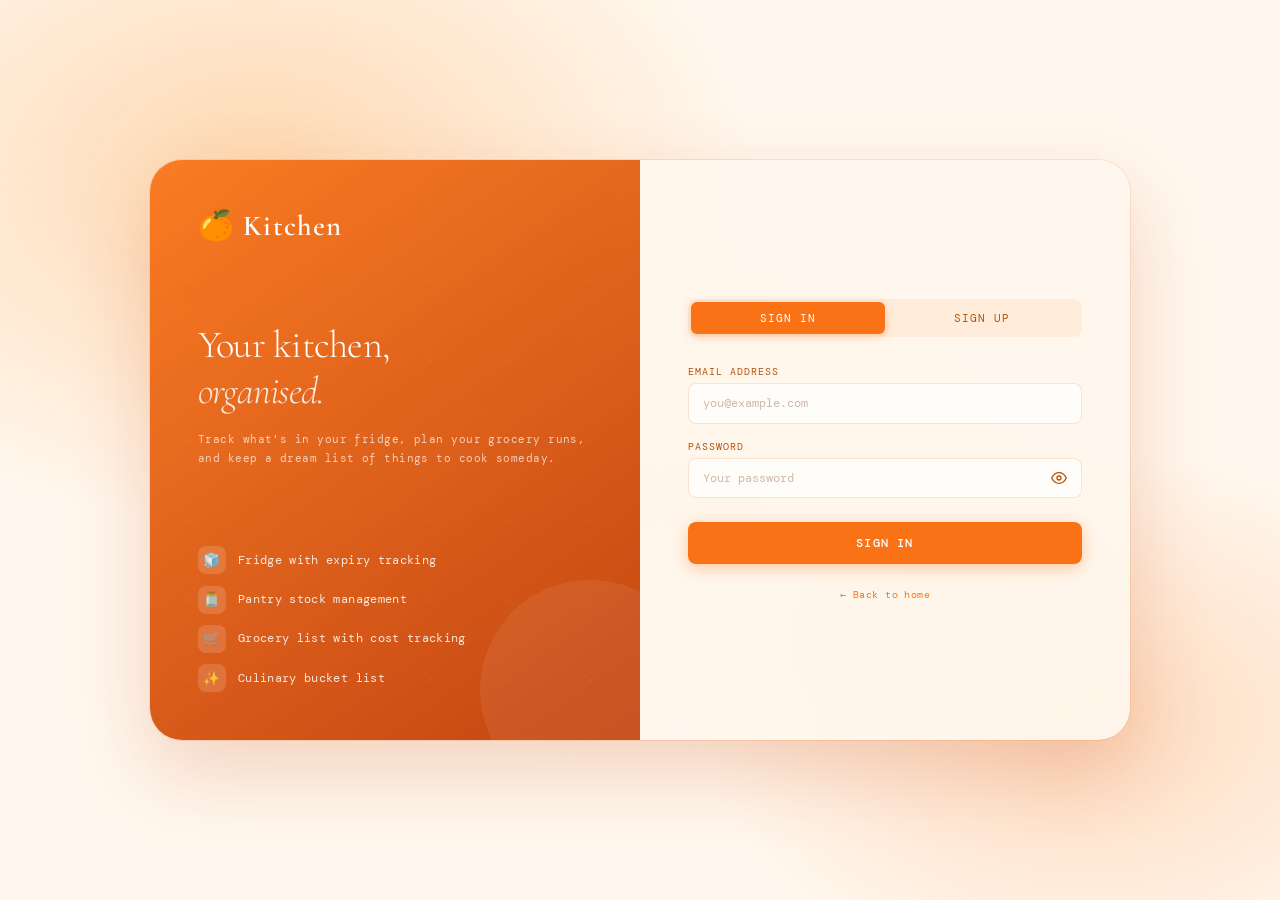
<file: pantry.html>
<!DOCTYPE html>
<html lang="en">
<head>
  <meta charset="UTF-8">
  <meta name="viewport" content="width=device-width, initial-scale=1.0">
  <title>Pantry — Kitchen</title>
  <link rel="stylesheet" href="css/style.css">
  <style>
    .page-layout {
      display: grid;
      grid-template-columns: 1fr auto;
      gap: 2rem;
      align-items: start;
    }
    .page-content { min-width: 0; }

    .pantry-widget {
      position: sticky;
      top: 84px;
      display: flex;
      flex-direction: column;
      align-items: center;
      gap: 0.5rem;
      cursor: pointer;
      user-select: none;
    }
    .pantry-widget-label {
      font-size: 0.62rem;
      letter-spacing: 0.1em;
      text-transform: uppercase;
      color: var(--text-muted);
    }
    .pantry-svg-wrap {
      position: relative;
      transition: transform 0.22s cubic-bezier(0.4,0,0.2,1);
    }
    .pantry-svg-wrap:hover { transform: scale(1.05); }
    .pantry-svg-wrap:active { transform: scale(0.97); }

    .pantry-badge {
      position: absolute;
      top: -8px;
      right: -8px;
      width: 26px;
      height: 26px;
      background: var(--accent);
      border-radius: 50%;
      display: flex;
      align-items: center;
      justify-content: center;
      font-size: 0.65rem;
      font-weight: 600;
      color: white;
      box-shadow: 0 2px 8px rgba(249,115,22,0.45);
      font-family: 'DM Mono', monospace;
      border: 2px solid white;
      transition: transform 0.2s ease;
    }
    .pantry-badge.bump { animation: badgeBump 0.3s ease; }
    @keyframes badgeBump {
      0%   { transform: scale(1); }
      50%  { transform: scale(1.4); }
      100% { transform: scale(1); }
    }

    .pantry-drawer-overlay {
      position: fixed;
      inset: 0;
      background: rgba(26,10,0,0.35);
      backdrop-filter: blur(4px);
      z-index: 150;
      opacity: 0;
      pointer-events: none;
      transition: opacity 0.25s ease;
    }
    .pantry-drawer-overlay.open {
      opacity: 1;
      pointer-events: all;
    }
    .pantry-drawer {
      position: fixed;
      top: 0;
      right: 0;
      bottom: 0;
      width: min(420px, 100vw);
      background: rgba(255,247,237,0.97);
      backdrop-filter: blur(20px);
      border-left: 1px solid var(--glass-border);
      box-shadow: -12px 0 48px rgba(194,65,12,0.15);
      z-index: 151;
      display: flex;
      flex-direction: column;
      transform: translateX(100%);
      transition: transform 0.3s cubic-bezier(0.4,0,0.2,1);
    }
    .pantry-drawer.open { transform: translateX(0); }
    .pantry-drawer-header {
      display: flex;
      align-items: center;
      justify-content: space-between;
      padding: 1.25rem 1.5rem;
      border-bottom: 1px solid var(--glass-border);
      background: rgba(255,255,255,0.4);
      flex-shrink: 0;
    }
    .pantry-drawer-header h2 {
      font-family: 'Cormorant Garamond', serif;
      font-size: 1.4rem;
      font-weight: 600;
      color: var(--orange-800);
    }
    .pantry-drawer-body {
      flex: 1;
      overflow-y: auto;
      padding: 1.25rem 1.5rem;
      display: flex;
      flex-direction: column;
      gap: 0.7rem;
    }
    .drawer-item {
      background: var(--surface);
      border: 1px solid var(--glass-border);
      border-radius: var(--radius-md);
      padding: 0.9rem 1rem;
      animation: fadeUp 0.3s ease both;
    }
    .drawer-item .item-name { font-size: 0.85rem; font-weight: 500; margin-bottom: 0.4rem; }
    .drawer-item .item-meta { display: flex; flex-wrap: wrap; gap: 0.35rem; }
    .drawer-empty {
      text-align: center; padding: 3rem 1rem;
      color: var(--text-muted); font-size: 0.78rem; letter-spacing: 0.04em;
    }
    .drawer-empty .empty-icon { font-size: 2.5rem; opacity: 0.4; margin-bottom: 0.75rem; }

    @media (max-width: 700px) {
      .page-layout { grid-template-columns: 1fr; }
      .pantry-widget {
        position: fixed; bottom: 1.5rem; right: 1.5rem; top: auto; z-index: 90;
        background: rgba(255,247,237,0.9); padding: 0.6rem; border-radius: 50%;
        box-shadow: 0 4px 20px rgba(194,65,12,0.2); border: 1px solid var(--glass-border);
      }
      .pantry-widget-label { display: none; }
    }
  </style>
</head>
<body>

<nav>
  <a href="dashboard.html" class="nav-brand">
    <span class="brand-icon">🍊</span> Kitchen
  </a>
  <ul class="nav-links">
    <li><a href="dashboard.html">🏠 Home</a></li>
    <li><a href="fridge.html">🧊 Fridge</a></li>
    <li><a href="pantry.html">🫙 Pantry</a></li>
    <li><a href="grocery.html">🛒 Grocery</a></li>
    <li><a href="bucket.html">✨ Bucket</a></li>
  </ul>
  <button class="nav-hamburger" id="navHamburger" aria-label="Menu">
    <span></span><span></span><span></span>
  </button>
</nav>

<main>
  <div class="page-layout">
    <div class="page-content">
      <div class="page-header">
        <h1>🫙 <span>Pantry</span></h1>
        <p>Dry goods, canned items, spices and shelf-stable staples</p>
      </div>

      <div class="stats-bar">
        <div class="stat-chip">Total: <strong id="totalCount">0</strong></div>
        <div class="stat-chip">Low stock: <strong id="lowCount">0</strong></div>
        <div class="stat-chip">Categories: <strong id="catCount">0</strong></div>
      </div>

      <div class="glass-card" style="margin-bottom:1.5rem;">
        <div class="add-form">
          <h2 id="formTitle">Add to Pantry</h2>
          <form id="addForm" autocomplete="off">
            <div class="form-row">
              <div class="form-group" style="grid-column:1/-1">
                <label for="iName">Item Name *</label>
                <input type="text" id="iName" placeholder="e.g. Basmati rice, Olive oil…" required>
              </div>
            </div>
            <div class="form-row three">
              <div class="form-group">
                <label for="iCategory">Category</label>
                <select id="iCategory"></select>
              </div>
              <div class="form-group">
                <label for="iQuantity">Quantity</label>
                <input type="text" id="iQuantity" placeholder="e.g. 3 cans">
              </div>
              <div class="form-group">
                <label for="iStockLevel">Stock Level</label>
                <select id="iStockLevel">
                  <option value="Good">Good</option>
                  <option value="Medium">Medium</option>
                  <option value="Low">Low</option>
                </select>
              </div>
            </div>
            <div class="form-row">
              <div class="form-group">
                <label for="iCost">Cost Price</label>
                <input type="number" id="iCost" placeholder="0.00" min="0" step="0.01">
              </div>
              <div class="form-group">
                <label for="iNote">Note (optional)</label>
                <input type="text" id="iNote" placeholder="Brand preference, storage tip…">
              </div>
            </div>
            <div style="display:flex;gap:0.75rem;margin-top:0.25rem;">
              <button type="submit" class="btn btn-primary" id="submitBtn">+ Add Item</button>
              <button type="button" class="btn btn-outline" onclick="cancelEdit()">Cancel</button>
            </div>
          </form>
        </div>
      </div>

      <div class="glass-card">
        <div class="filter-bar">
          <input type="text" id="searchInput" placeholder="Search pantry…">
          <select id="categoryFilter"></select>
          <button class="btn btn-ghost btn-sm" id="clearAllBtn" style="margin-left:auto;">Clear All</button>
        </div>
        <div class="items-container">
          <div class="section-title">
            Items
            <span class="count-badge" id="itemCountBadge">0</span>
          </div>
          <div class="items-grid" id="itemsGrid"></div>
        </div>
      </div>
    </div>

    <!-- SVG Pantry Widget -->
    <div class="pantry-widget" id="pantryWidget" title="View pantry contents">
      <div class="pantry-svg-wrap" id="pantrySvgWrap">
        <svg width="90" height="130" viewBox="0 0 90 130" fill="none" xmlns="http://www.w3.org/2000/svg">
          <!-- Cabinet body -->
          <rect x="6" y="8" width="78" height="116" rx="6" fill="rgba(255,247,237,0.9)" stroke="rgba(249,115,22,0.35)" stroke-width="1.5"/>
          <!-- Top shelf divider -->
          <line x1="6" y1="52" x2="84" y2="52" stroke="rgba(249,115,22,0.3)" stroke-width="1.5"/>
          <!-- Middle shelf divider -->
          <line x1="6" y1="88" x2="84" y2="88" stroke="rgba(249,115,22,0.3)" stroke-width="1.5"/>
          <!-- Vertical divider top section -->
          <line x1="45" y1="8" x2="45" y2="52" stroke="rgba(249,115,22,0.2)" stroke-width="1"/>
          <!-- Door handles top left -->
          <rect x="24" y="27" width="12" height="4" rx="2" fill="rgba(234,88,12,0.5)"/>
          <!-- Door handles top right -->
          <rect x="54" y="27" width="12" height="4" rx="2" fill="rgba(234,88,12,0.5)"/>
          <!-- Bottom single door handle -->
          <rect x="37" y="96" width="16" height="4" rx="2" fill="rgba(234,88,12,0.5)"/>
          <!-- Jar items on middle shelf -->
          <rect x="16" y="60" width="12" height="22" rx="3" fill="rgba(253,186,116,0.4)" stroke="rgba(249,115,22,0.25)" stroke-width="1"/>
          <rect x="14" y="58" width="16" height="4" rx="2" fill="rgba(234,88,12,0.35)"/>
          <!-- Can item -->
          <rect x="35" y="63" width="10" height="19" rx="2" fill="rgba(253,186,116,0.3)" stroke="rgba(249,115,22,0.2)" stroke-width="1"/>
          <rect x="34" y="61" width="12" height="4" rx="2" fill="rgba(234,88,12,0.3)"/>
          <!-- Box item -->
          <rect x="52" y="60" width="18" height="22" rx="2" fill="rgba(253,186,116,0.25)" stroke="rgba(249,115,22,0.2)" stroke-width="1"/>
          <!-- Spice dots on top shelf -->
          <circle cx="22" cy="36" r="6" fill="rgba(253,186,116,0.35)" stroke="rgba(249,115,22,0.2)" stroke-width="1"/>
          <circle cx="35" cy="36" r="5" fill="rgba(253,186,116,0.25)" stroke="rgba(249,115,22,0.2)" stroke-width="1"/>
          <circle cx="58" cy="36" r="7" fill="rgba(253,186,116,0.3)" stroke="rgba(249,115,22,0.2)" stroke-width="1"/>
          <circle cx="72" cy="36" r="5" fill="rgba(253,186,116,0.2)" stroke="rgba(249,115,22,0.2)" stroke-width="1"/>
          <!-- Feet -->
          <rect x="14" y="120" width="10" height="6" rx="2" fill="rgba(249,115,22,0.2)"/>
          <rect x="66" y="120" width="10" height="6" rx="2" fill="rgba(249,115,22,0.2)"/>
        </svg>
        <div class="pantry-badge" id="pantryBadge">0</div>
      </div>
      <span class="pantry-widget-label">Tap to view</span>
    </div>
  </div>
</main>

<!-- Pantry Drawer -->
<div class="pantry-drawer-overlay" id="drawerOverlay"></div>
<div class="pantry-drawer" id="pantryDrawer">
  <div class="pantry-drawer-header">
    <h2>🫙 Pantry Contents</h2>
    <button class="btn btn-ghost btn-sm" id="closeDrawer" style="font-size:1rem;">✕</button>
  </div>
  <div class="pantry-drawer-body" id="drawerBody">
    <div class="drawer-empty"><div class="empty-icon">🫙</div><p>Pantry is empty.</p></div>
  </div>
</div>

<script src="js/app.js"></script>
<script src="js/pantry.js"></script>
</body>
</html>
</file>
<file: css/style.css>
@import url('https://fonts.googleapis.com/css2?family=Cormorant+Garamond:wght@300;400;600&family=DM+Mono:wght@300;400;500&display=swap');

:root {
  --pink-50: #fdf2f8;
  --pink-100: #fce7f3;
  --pink-200: #fbcfe8;
  --pink-300: #f8b4e6;
  --pink-400: #f472b6;
  --pink-500: #ec4899;
  --pink-600: #db2777;
  --pink-700: #be185d;
  --pink-800: #9d174d;
  --pink-900: #500724;

  --glass-bg: rgba(253, 242, 248, 0.45);
  --glass-border: rgba(236, 72, 153, 0.18);
  --glass-shadow: rgba(190, 24, 93, 0.12);
  --surface: rgba(255, 255, 255, 0.6);
  --surface-hover: rgba(255, 255, 255, 0.82);
  --text-primary: #500724;
  --text-secondary: #831843;
  --text-muted: #be185d;
  --accent: #ec4899;
  --accent-dark: #db2777;
  --danger: #dc2626;
  --success: #16a34a;

  --radius-sm: 8px;
  --radius-md: 14px;
  --radius-lg: 22px;
  --radius-xl: 32px;

  --blur: blur(18px);
  --transition: 0.22s cubic-bezier(0.4, 0, 0.2, 1);
}

*, *::before, *::after {
  box-sizing: border-box;
  margin: 0;
  padding: 0;
}

html {
  scroll-behavior: smooth;
}

body {
  font-family: 'DM Mono', monospace;
  background: var(--pink-50);
  color: var(--text-primary);
  min-height: 100vh;
  overflow-x: hidden;
  position: relative;
}

/* Ambient background */
body::before {
  content: '';
  position: fixed;
  inset: 0;
  background:
    radial-gradient(ellipse 80% 60% at 20% 10%, rgba(248, 180, 230, 0.35) 0%, transparent 60%),
    radial-gradient(ellipse 60% 80% at 85% 80%, rgba(236, 72, 153, 0.18) 0%, transparent 55%),
    radial-gradient(ellipse 50% 50% at 50% 50%, rgba(251, 207, 232, 0.25) 0%, transparent 70%);
  pointer-events: none;
  z-index: 0;
}

body::after {
  content: '';
  position: fixed;
  inset: 0;
  background-image: url("data:image/svg+xml,%3Csvg xmlns='http://www.w3.org/2000/svg' width='60' height='60'%3E%3Ccircle cx='30' cy='30' r='0.8' fill='rgba(236,72,153,0.08)'/%3E%3C/svg%3E");
  pointer-events: none;
  z-index: 0;
}

/* NAV */
nav {
  position: sticky;
  top: 0;
  z-index: 100;
  display: flex;
  align-items: center;
  justify-content: space-between;
  padding: 0 2rem;
  height: 64px;
  background: rgba(253, 242, 248, 0.72);
  backdrop-filter: var(--blur);
  -webkit-backdrop-filter: var(--blur);
  border-bottom: 1px solid var(--glass-border);
  box-shadow: 0 4px 24px var(--glass-shadow);
}

.nav-brand {
  font-family: 'Cormorant Garamond', serif;
  font-size: 1.7rem;
  font-weight: 600;
  color: var(--pink-700);
  letter-spacing: 0.04em;
  text-decoration: none;
  display: flex;
  align-items: center;
  gap: 0.5rem;
}

.nav-brand .brand-icon {
  font-size: 1.4rem;
}

.nav-links {
  display: flex;
  align-items: center;
  gap: 0.25rem;
  list-style: none;
}

.nav-links a {
  display: flex;
  align-items: center;
  gap: 0.4rem;
  padding: 0.45rem 0.9rem;
  border-radius: var(--radius-sm);
  text-decoration: none;
  font-size: 0.72rem;
  font-weight: 500;
  letter-spacing: 0.06em;
  text-transform: uppercase;
  color: var(--text-secondary);
  transition: var(--transition);
}

.nav-links a:hover {
  background: rgba(236, 72, 153, 0.1);
  color: var(--accent-dark);
}

.nav-links a.active {
  background: var(--accent);
  color: white;
  box-shadow: 0 2px 12px rgba(236, 72, 153, 0.35);
}

.nav-hamburger {
  display: none;
  flex-direction: column;
  gap: 5px;
  cursor: pointer;
  padding: 6px;
  background: none;
  border: none;
}

.nav-hamburger span {
  display: block;
  width: 22px;
  height: 2px;
  background: var(--pink-600);
  border-radius: 2px;
  transition: var(--transition);
}

/* MAIN LAYOUT */
main {
  position: relative;
  z-index: 1;
  max-width: 1100px;
  margin: 0 auto;
  padding: 2.5rem 1.5rem 5rem;
}

/* PAGE HEADER */
.page-header {
  margin-bottom: 2.5rem;
  animation: slideDown 0.5s ease both;
}

.page-header h1 {
  font-family: 'Cormorant Garamond', serif;
  font-size: clamp(2rem, 5vw, 3.2rem);
  font-weight: 300;
  color: var(--pink-800);
  line-height: 1.1;
  letter-spacing: -0.01em;
}

.page-header h1 span {
  color: var(--accent);
}

.page-header p {
  margin-top: 0.5rem;
  font-size: 0.78rem;
  color: var(--text-muted);
  letter-spacing: 0.04em;
}

/* GLASS CARD */
.glass-card {
  background: var(--glass-bg);
  backdrop-filter: var(--blur);
  -webkit-backdrop-filter: var(--blur);
  border: 1px solid var(--glass-border);
  border-radius: var(--radius-lg);
  box-shadow: 0 8px 32px var(--glass-shadow), inset 0 1px 0 rgba(255,255,255,0.5);
  overflow: hidden;
}

/* STATS BAR */
.stats-bar {
  display: flex;
  gap: 1rem;
  margin-bottom: 2rem;
  flex-wrap: wrap;
}

.stat-chip {
  display: flex;
  align-items: center;
  gap: 0.5rem;
  padding: 0.5rem 1rem;
  background: var(--surface);
  border: 1px solid var(--glass-border);
  border-radius: 100px;
  font-size: 0.72rem;
  color: var(--text-secondary);
  letter-spacing: 0.04em;
  backdrop-filter: var(--blur);
  -webkit-backdrop-filter: var(--blur);
  animation: fadeUp 0.4s ease both;
}

.stat-chip strong {
  color: var(--accent-dark);
  font-weight: 500;
}

/* ADD FORM */
.add-form {
  padding: 1.5rem;
  border-bottom: 1px solid var(--glass-border);
  background: rgba(255,255,255,0.3);
}

.add-form h2 {
  font-family: 'Cormorant Garamond', serif;
  font-size: 1.1rem;
  font-weight: 600;
  color: var(--pink-700);
  margin-bottom: 1rem;
  letter-spacing: 0.02em;
}

.form-row {
  display: grid;
  grid-template-columns: 1fr 1fr;
  gap: 0.75rem;
  margin-bottom: 0.75rem;
}

.form-row.three {
  grid-template-columns: 1fr 1fr 1fr;
}

.form-row.full {
  grid-template-columns: 1fr;
}

.form-group {
  display: flex;
  flex-direction: column;
  gap: 0.3rem;
}

.form-group label {
  font-size: 0.65rem;
  letter-spacing: 0.1em;
  text-transform: uppercase;
  color: var(--text-muted);
}

.form-group input,
.form-group select,
.form-group textarea {
  padding: 0.6rem 0.9rem;
  background: rgba(255,255,255,0.65);
  border: 1px solid rgba(236,72,153,0.2);
  border-radius: var(--radius-sm);
  font-family: 'DM Mono', monospace;
  font-size: 0.78rem;
  color: var(--text-primary);
  transition: var(--transition);
  outline: none;
  width: 100%;
}

.form-group input:focus,
.form-group select:focus,
.form-group textarea:focus {
  border-color: var(--accent);
  background: rgba(255,255,255,0.9);
  box-shadow: 0 0 0 3px rgba(236,72,153,0.12);
}

.form-group input::placeholder {
  color: rgba(131, 24, 67, 0.4);
}

/* BUTTONS */
.btn {
  display: inline-flex;
  align-items: center;
  justify-content: center;
  gap: 0.4rem;
  padding: 0.65rem 1.4rem;
  border-radius: var(--radius-sm);
  font-family: 'DM Mono', monospace;
  font-size: 0.72rem;
  font-weight: 500;
  letter-spacing: 0.08em;
  text-transform: uppercase;
  cursor: pointer;
  border: none;
  transition: var(--transition);
  text-decoration: none;
}

.btn-primary {
  background: var(--accent);
  color: white;
  box-shadow: 0 3px 14px rgba(236,72,153,0.35);
}

.btn-primary:hover {
  background: var(--accent-dark);
  transform: translateY(-1px);
  box-shadow: 0 5px 18px rgba(236,72,153,0.45);
}

.btn-outline {
  background: transparent;
  color: var(--accent-dark);
  border: 1px solid rgba(236,72,153,0.35);
}

.btn-outline:hover {
  background: rgba(236,72,153,0.08);
  border-color: var(--accent);
}

.btn-ghost {
  background: transparent;
  color: var(--text-muted);
  padding: 0.4rem 0.7rem;
}

.btn-ghost:hover {
  color: var(--danger);
  background: rgba(220, 38, 38, 0.08);
}

.btn-sm {
  padding: 0.35rem 0.75rem;
  font-size: 0.65rem;
}

/* ITEMS LIST */
.items-container {
  padding: 1.5rem;
}

.section-title {
  font-family: 'Cormorant Garamond', serif;
  font-size: 1.1rem;
  font-weight: 600;
  color: var(--pink-700);
  margin-bottom: 1rem;
  display: flex;
  align-items: center;
  justify-content: space-between;
  letter-spacing: 0.02em;
}

.section-title .count-badge {
  font-family: 'DM Mono', monospace;
  font-size: 0.65rem;
  background: rgba(236,72,153,0.12);
  color: var(--accent-dark);
  padding: 0.2rem 0.6rem;
  border-radius: 100px;
  letter-spacing: 0.06em;
}

.items-grid {
  display: grid;
  grid-template-columns: repeat(auto-fill, minmax(280px, 1fr));
  gap: 0.85rem;
}

.item-card {
  background: var(--surface);
  border: 1px solid var(--glass-border);
  border-radius: var(--radius-md);
  padding: 1rem 1.1rem;
  display: flex;
  flex-direction: column;
  gap: 0.5rem;
  transition: var(--transition);
  animation: fadeUp 0.35s ease both;
  position: relative;
  overflow: hidden;
}

.item-card::before {
  content: '';
  position: absolute;
  top: 0;
  left: 0;
  right: 0;
  height: 2px;
  background: linear-gradient(90deg, var(--accent), transparent);
  opacity: 0;
  transition: var(--transition);
}

.item-card:hover {
  background: var(--surface-hover);
  transform: translateY(-2px);
  box-shadow: 0 6px 24px var(--glass-shadow);
}

.item-card:hover::before {
  opacity: 1;
}

.item-card-header {
  display: flex;
  align-items: flex-start;
  justify-content: space-between;
  gap: 0.5rem;
}

.item-name {
  font-size: 0.88rem;
  font-weight: 500;
  color: var(--text-primary);
  line-height: 1.3;
}

.item-actions {
  display: flex;
  gap: 0.15rem;
  flex-shrink: 0;
}

.item-meta {
  display: flex;
  flex-wrap: wrap;
  gap: 0.4rem;
}

.tag {
  display: inline-flex;
  align-items: center;
  gap: 0.25rem;
  padding: 0.18rem 0.55rem;
  border-radius: 100px;
  font-size: 0.63rem;
  letter-spacing: 0.05em;
  font-weight: 500;
}

.tag-category {
  background: rgba(236,72,153,0.1);
  color: var(--accent-dark);
  border: 1px solid rgba(236,72,153,0.2);
}

.tag-qty {
  background: rgba(80,7,36,0.06);
  color: var(--text-secondary);
  border: 1px solid rgba(80,7,36,0.1);
}

.tag-expiry {
  background: rgba(16, 163, 74, 0.08);
  color: var(--success);
  border: 1px solid rgba(16,163,74,0.18);
}

.tag-expiry.soon {
  background: rgba(234, 179, 8, 0.1);
  color: #a16207;
  border-color: rgba(234,179,8,0.25);
}

.tag-expiry.expired {
  background: rgba(220, 38, 38, 0.08);
  color: var(--danger);
  border-color: rgba(220,38,38,0.2);
}

.tag-priority {
  background: rgba(239, 68, 68, 0.1);
  color: #b91c1c;
  border: 1px solid rgba(239,68,68,0.2);
}

.tag-note {
  font-size: 0.7rem;
  color: var(--text-muted);
  font-style: italic;
  padding-top: 0.15rem;
  border-top: 1px solid rgba(236,72,153,0.1);
  line-height: 1.4;
}

/* MOVE MENU */
.move-menu {
  position: absolute;
  top: 100%;
  right: 0;
  z-index: 50;
  background: rgba(255,255,255,0.95);
  backdrop-filter: var(--blur);
  border: 1px solid var(--glass-border);
  border-radius: var(--radius-md);
  box-shadow: 0 8px 32px rgba(0,0,0,0.12);
  padding: 0.5rem;
  min-width: 160px;
  display: none;
}

.move-menu.open {
  display: block;
  animation: fadeUp 0.2s ease;
}

.move-menu button {
  width: 100%;
  text-align: left;
  padding: 0.5rem 0.75rem;
  background: none;
  border: none;
  border-radius: var(--radius-sm);
  font-family: 'DM Mono', monospace;
  font-size: 0.7rem;
  color: var(--text-secondary);
  cursor: pointer;
  letter-spacing: 0.04em;
  transition: var(--transition);
  display: flex;
  align-items: center;
  gap: 0.5rem;
}

.move-menu button:hover {
  background: rgba(236,72,153,0.08);
  color: var(--accent-dark);
}

/* EMPTY STATE */
.empty-state {
  text-align: center;
  padding: 3rem 1rem;
  color: var(--text-muted);
}

.empty-state .empty-icon {
  font-size: 2.5rem;
  margin-bottom: 0.75rem;
  opacity: 0.5;
}

.empty-state p {
  font-size: 0.78rem;
  letter-spacing: 0.04em;
}

/* FILTER BAR */
.filter-bar {
  display: flex;
  gap: 0.5rem;
  padding: 1rem 1.5rem;
  border-bottom: 1px solid var(--glass-border);
  flex-wrap: wrap;
  align-items: center;
  background: rgba(255,255,255,0.2);
}

.filter-bar input {
  flex: 1;
  min-width: 160px;
  padding: 0.5rem 0.85rem;
  background: rgba(255,255,255,0.65);
  border: 1px solid rgba(236,72,153,0.2);
  border-radius: var(--radius-sm);
  font-family: 'DM Mono', monospace;
  font-size: 0.75rem;
  color: var(--text-primary);
  outline: none;
  transition: var(--transition);
}

.filter-bar input:focus {
  border-color: var(--accent);
  box-shadow: 0 0 0 3px rgba(236,72,153,0.1);
}

.filter-bar select {
  padding: 0.5rem 0.85rem;
  background: rgba(255,255,255,0.65);
  border: 1px solid rgba(236,72,153,0.2);
  border-radius: var(--radius-sm);
  font-family: 'DM Mono', monospace;
  font-size: 0.72rem;
  color: var(--text-secondary);
  outline: none;
  cursor: pointer;
  transition: var(--transition);
}

.filter-bar select:focus {
  border-color: var(--accent);
}

/* MODAL */
.modal-overlay {
  position: fixed;
  inset: 0;
  background: rgba(80,7,36,0.45);
  backdrop-filter: blur(6px);
  z-index: 200;
  display: flex;
  align-items: center;
  justify-content: center;
  padding: 1rem;
  opacity: 0;
  pointer-events: none;
  transition: var(--transition);
}

.modal-overlay.open {
  opacity: 1;
  pointer-events: all;
}

.modal {
  background: rgba(253,242,248,0.95);
  backdrop-filter: var(--blur);
  border: 1px solid var(--glass-border);
  border-radius: var(--radius-xl);
  padding: 2rem;
  width: 100%;
  max-width: 440px;
  box-shadow: 0 24px 64px rgba(0,0,0,0.18);
  transform: translateY(16px) scale(0.97);
  transition: var(--transition);
}

.modal-overlay.open .modal {
  transform: translateY(0) scale(1);
}

.modal h2 {
  font-family: 'Cormorant Garamond', serif;
  font-size: 1.5rem;
  font-weight: 300;
  color: var(--pink-800);
  margin-bottom: 1.25rem;
}

.modal-actions {
  display: flex;
  gap: 0.75rem;
  margin-top: 1.25rem;
  justify-content: flex-end;
}

/* TOAST */
.toast-container {
  position: fixed;
  bottom: 1.5rem;
  right: 1.5rem;
  z-index: 300;
  display: flex;
  flex-direction: column;
  gap: 0.5rem;
}

.toast {
  display: flex;
  align-items: center;
  gap: 0.6rem;
  padding: 0.75rem 1.1rem;
  background: rgba(80,7,36,0.88);
  color: white;
  border-radius: var(--radius-md);
  font-size: 0.72rem;
  letter-spacing: 0.04em;
  box-shadow: 0 4px 20px rgba(0,0,0,0.25);
  animation: slideInRight 0.3s ease;
  max-width: 280px;
}

.toast.success { border-left: 3px solid var(--success); }
.toast.error   { border-left: 3px solid var(--danger); }
.toast.info    { border-left: 3px solid var(--accent); }

/* CHECKBOX (grocery list) */
.check-item {
  display: flex;
  align-items: flex-start;
  gap: 0.75rem;
  padding: 0.85rem 1rem;
  background: var(--surface);
  border: 1px solid var(--glass-border);
  border-radius: var(--radius-md);
  transition: var(--transition);
  animation: fadeUp 0.3s ease both;
}

.check-item:hover {
  background: var(--surface-hover);
}

.check-item.checked {
  opacity: 0.55;
}

.check-item.checked .item-name {
  text-decoration: line-through;
  color: var(--text-muted);
}

.custom-checkbox {
  width: 18px;
  height: 18px;
  border: 1.5px solid rgba(236,72,153,0.4);
  border-radius: 5px;
  flex-shrink: 0;
  margin-top: 2px;
  cursor: pointer;
  display: flex;
  align-items: center;
  justify-content: center;
  transition: var(--transition);
  background: rgba(255,255,255,0.6);
}

.custom-checkbox.checked {
  background: var(--accent);
  border-color: var(--accent);
  color: white;
}

.check-item-content {
  flex: 1;
}

.check-item-actions {
  display: flex;
  gap: 0.15rem;
  flex-shrink: 0;
}

/* BUCKET LIST SPECIFIC */
.bucket-item {
  background: var(--surface);
  border: 1px solid var(--glass-border);
  border-radius: var(--radius-md);
  padding: 1rem 1.1rem;
  display: flex;
  align-items: flex-start;
  gap: 0.75rem;
  transition: var(--transition);
  animation: fadeUp 0.35s ease both;
}

.bucket-item:hover {
  background: var(--surface-hover);
  transform: translateY(-1px);
}

.bucket-icon {
  font-size: 1.5rem;
  flex-shrink: 0;
  line-height: 1;
}

.bucket-content {
  flex: 1;
}

.bucket-item.achieved {
  opacity: 0.6;
}

.bucket-item.achieved .item-name {
  text-decoration: line-through;
}

/* ANIMATIONS */
@keyframes slideDown {
  from { opacity: 0; transform: translateY(-12px); }
  to   { opacity: 1; transform: translateY(0); }
}

@keyframes fadeUp {
  from { opacity: 0; transform: translateY(10px); }
  to   { opacity: 1; transform: translateY(0); }
}

@keyframes slideInRight {
  from { opacity: 0; transform: translateX(20px); }
  to   { opacity: 1; transform: translateX(0); }
}

@keyframes spin {
  to { transform: rotate(360deg); }
}

/* MOBILE NAV */
@media (max-width: 700px) {
  nav { padding: 0 1rem; }

  .nav-links {
    position: fixed;
    top: 64px;
    left: 0;
    right: 0;
    background: rgba(253,242,248,0.96);
    backdrop-filter: var(--blur);
    border-bottom: 1px solid var(--glass-border);
    flex-direction: column;
    padding: 1rem;
    gap: 0.4rem;
    transform: translateY(-110%);
    transition: transform 0.3s ease;
    z-index: 99;
  }

  .nav-links.open {
    transform: translateY(0);
  }

  .nav-links a {
    width: 100%;
    justify-content: flex-start;
    padding: 0.65rem 1rem;
  }

  .nav-hamburger {
    display: flex;
  }

  .form-row {
    grid-template-columns: 1fr;
  }

  .form-row.three {
    grid-template-columns: 1fr 1fr;
  }

  .items-grid {
    grid-template-columns: 1fr;
  }

  main { padding: 1.5rem 1rem 5rem; }

  .stats-bar { gap: 0.5rem; }
}

/* SCROLLBAR */
::-webkit-scrollbar { width: 6px; }
::-webkit-scrollbar-track { background: transparent; }
::-webkit-scrollbar-thumb {
  background: rgba(236,72,153,0.25);
  border-radius: 3px;
}
::-webkit-scrollbar-thumb:hover {
  background: rgba(236,72,153,0.45);
}
</file>
